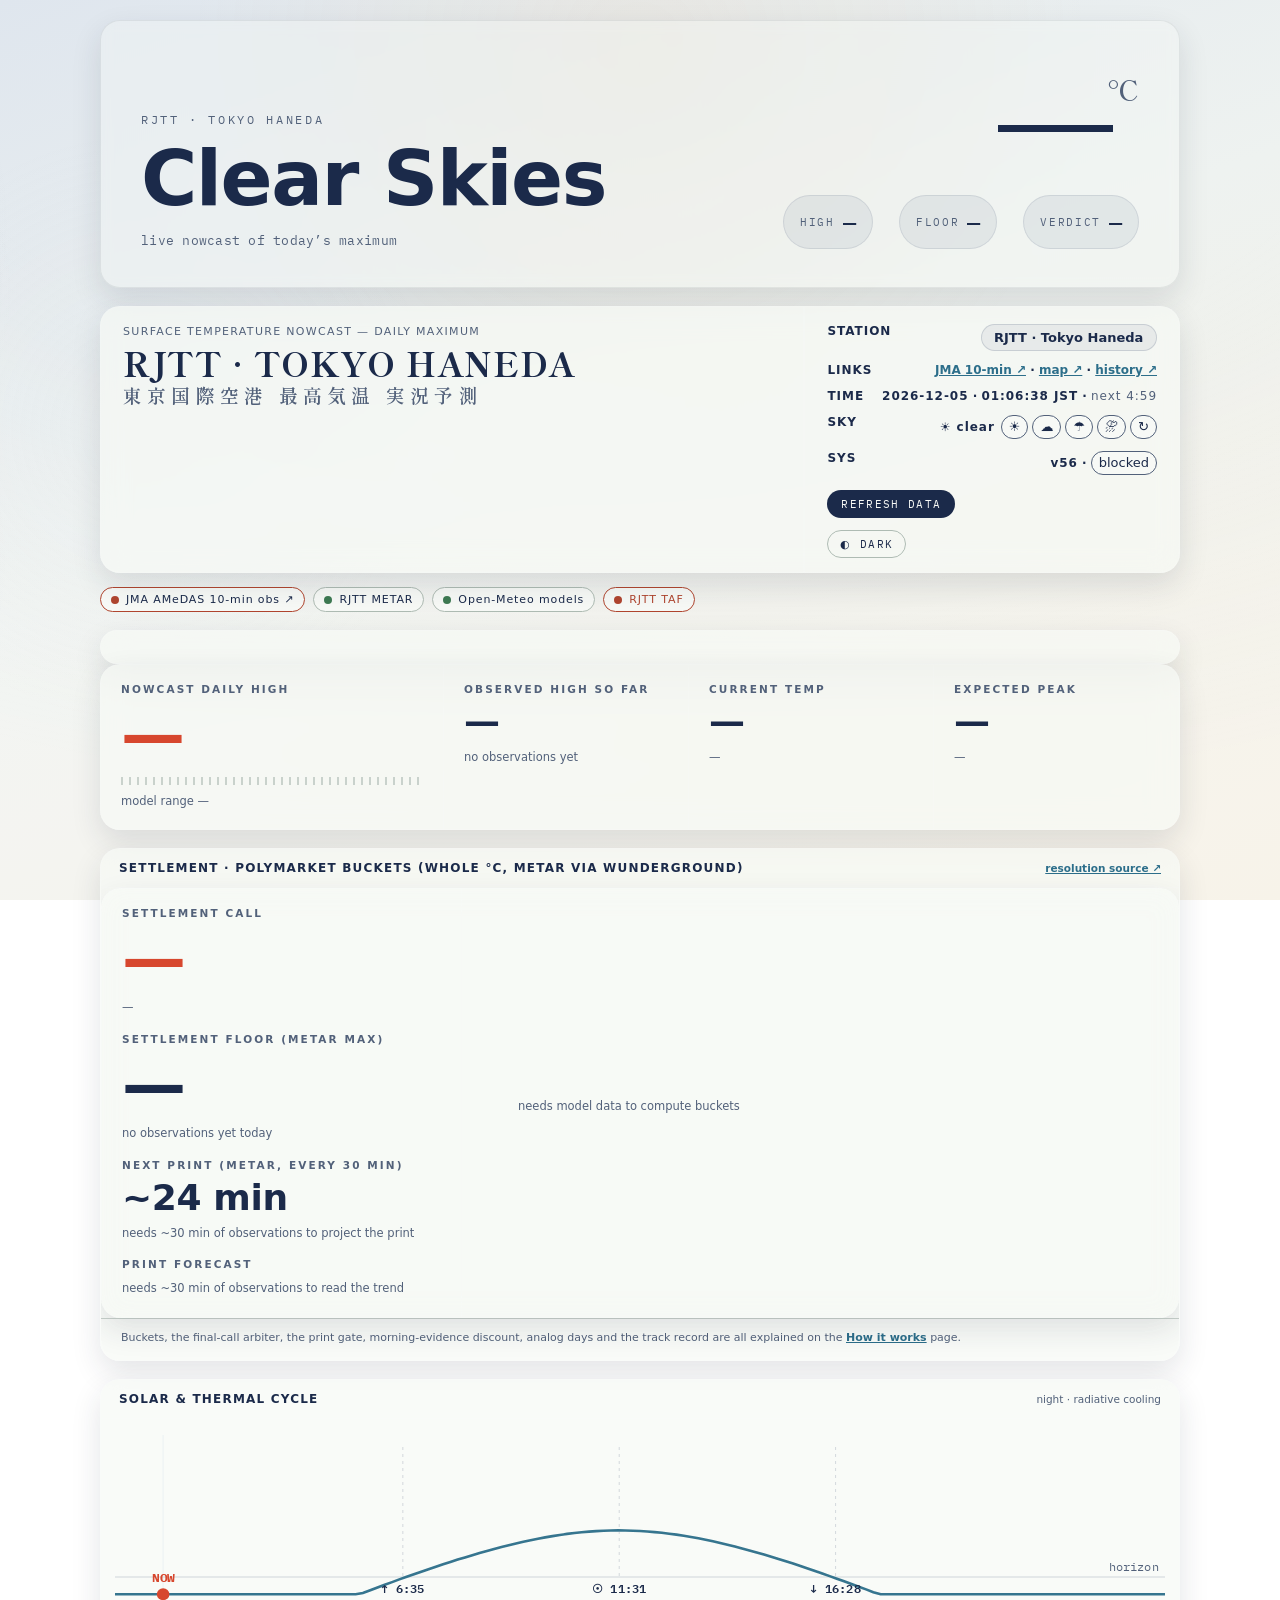
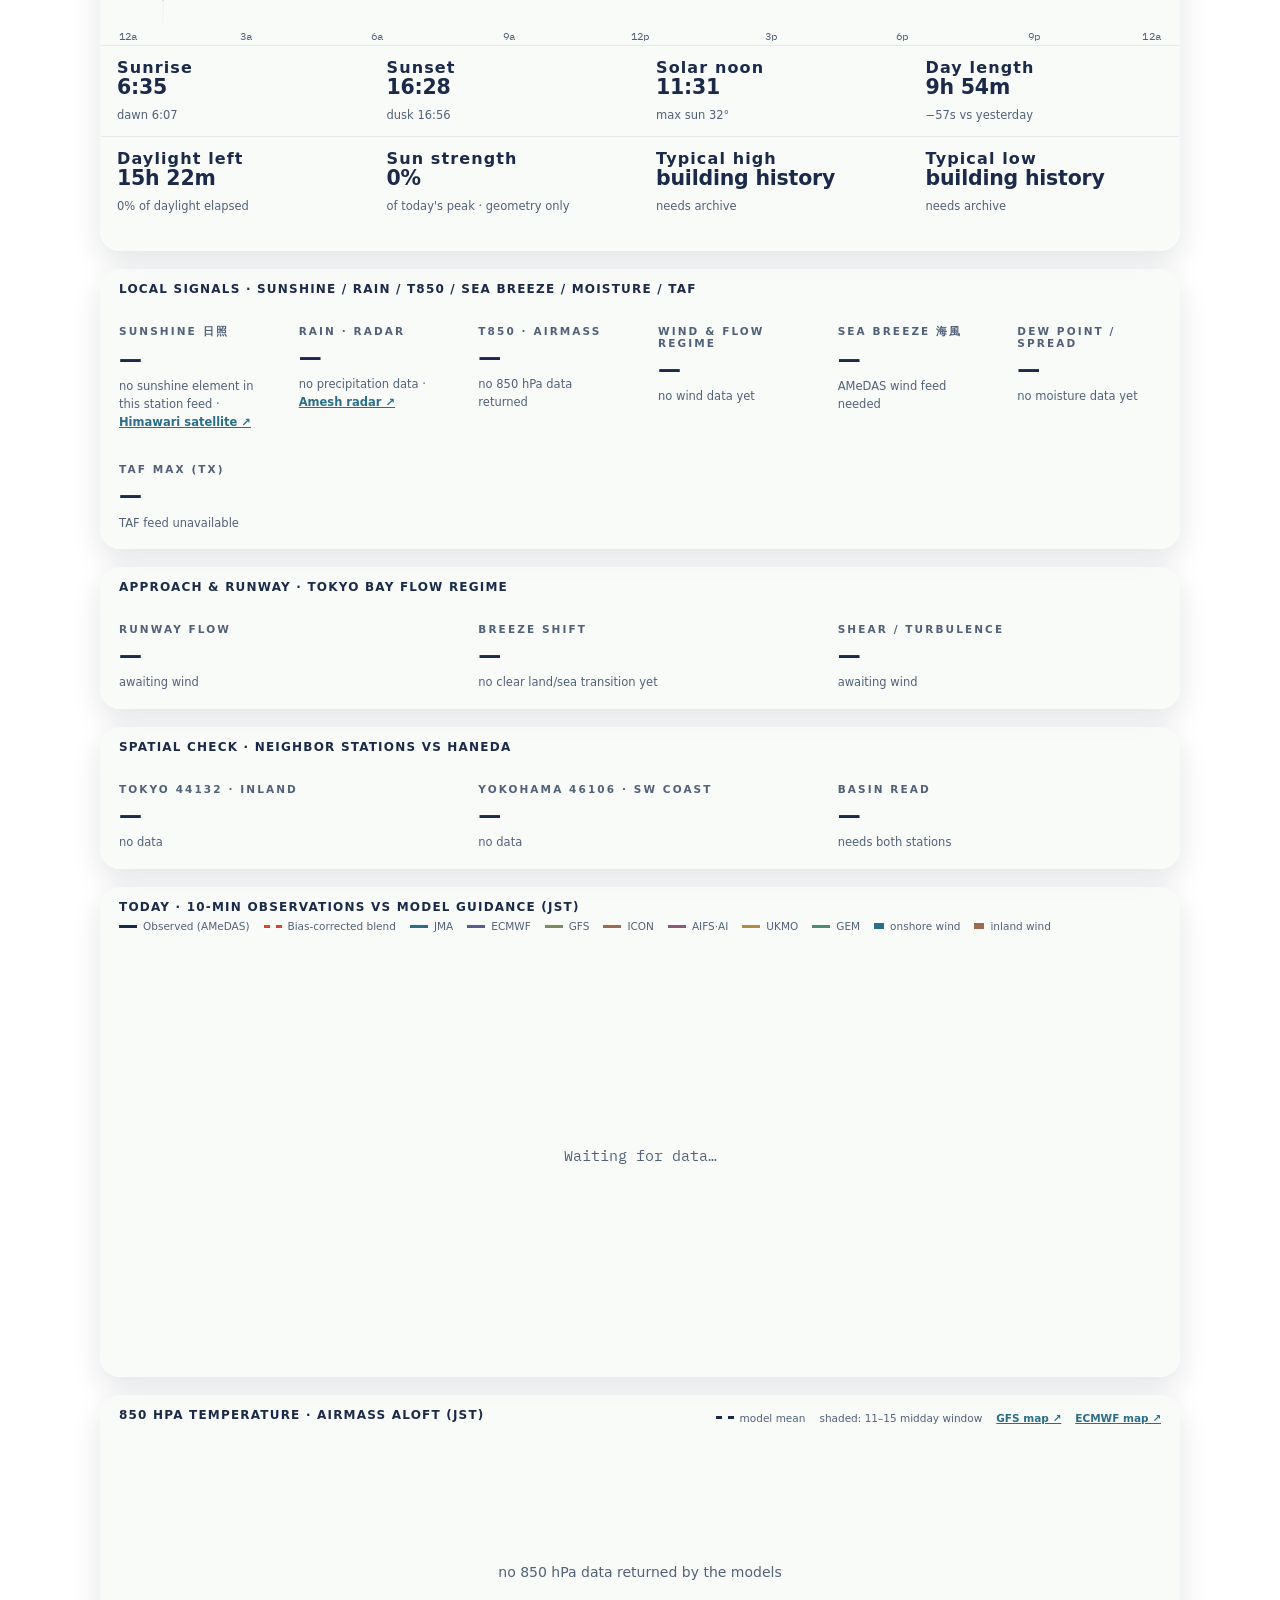
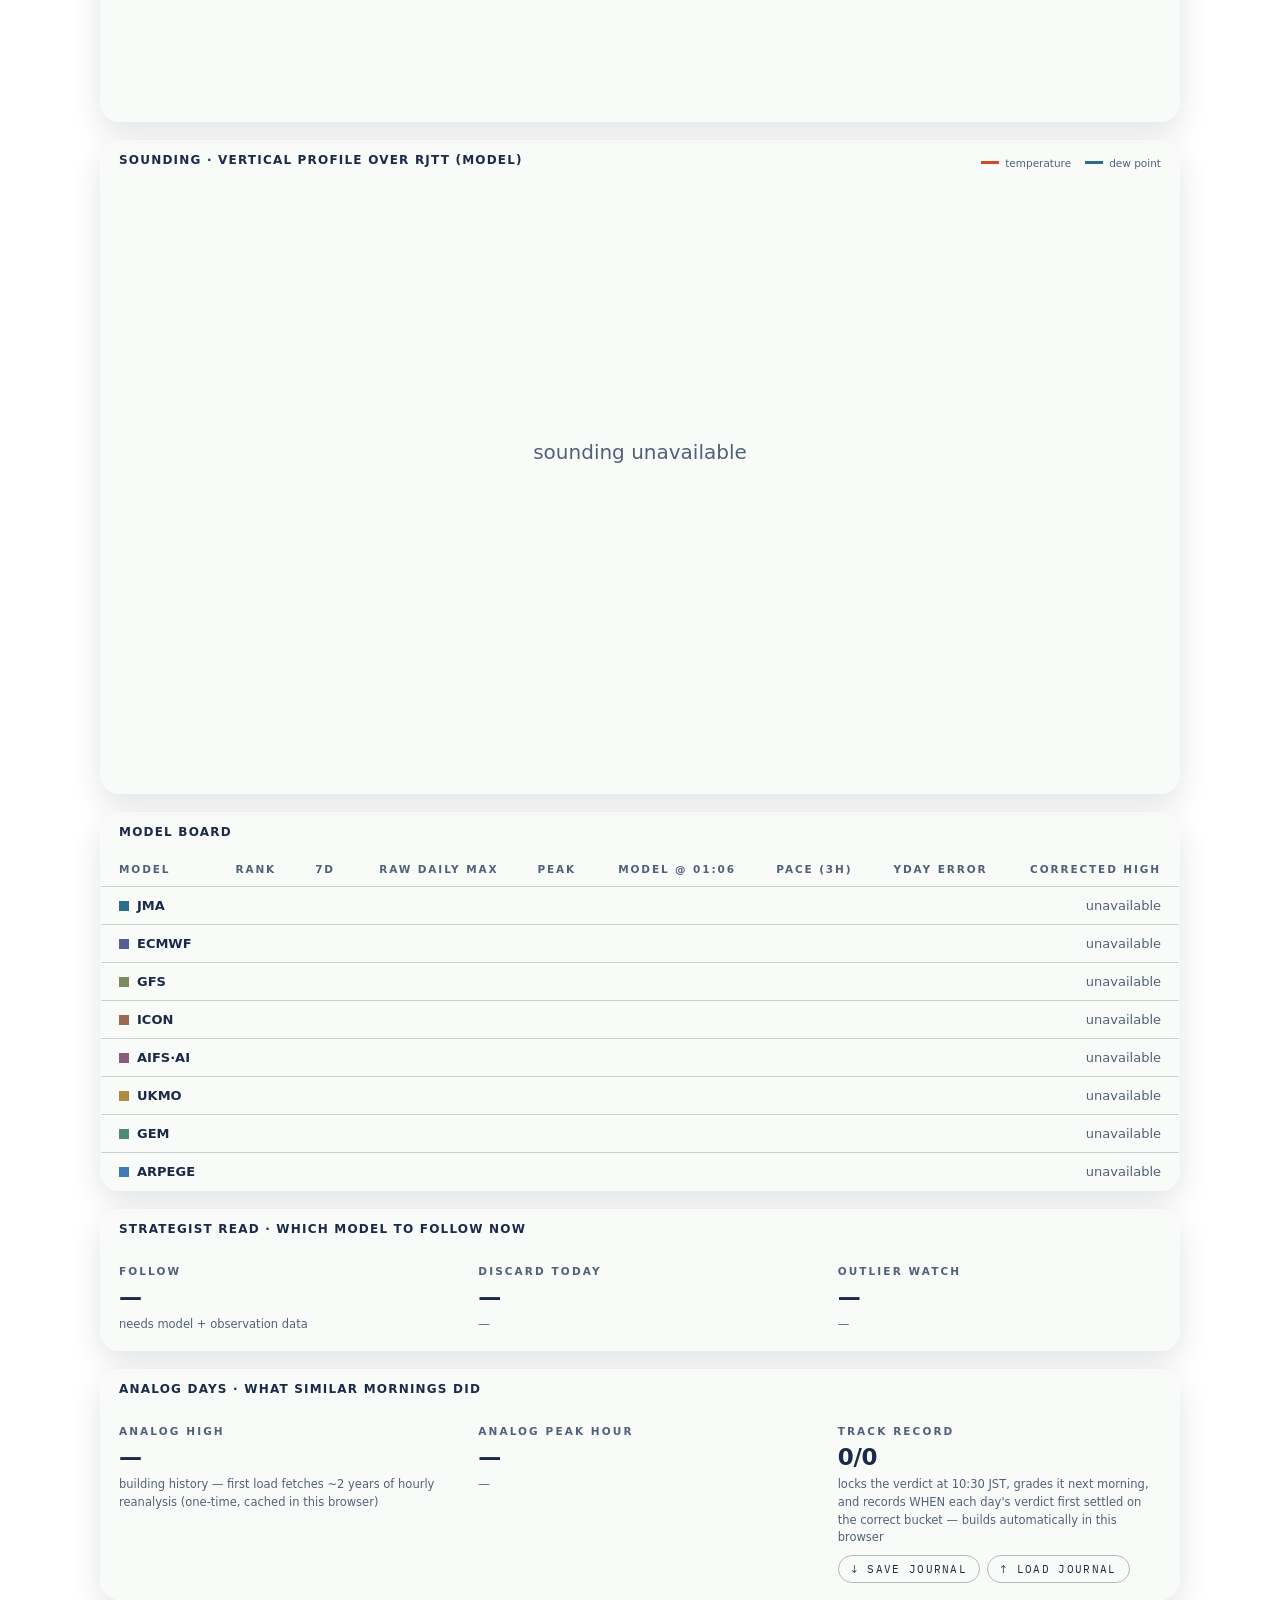
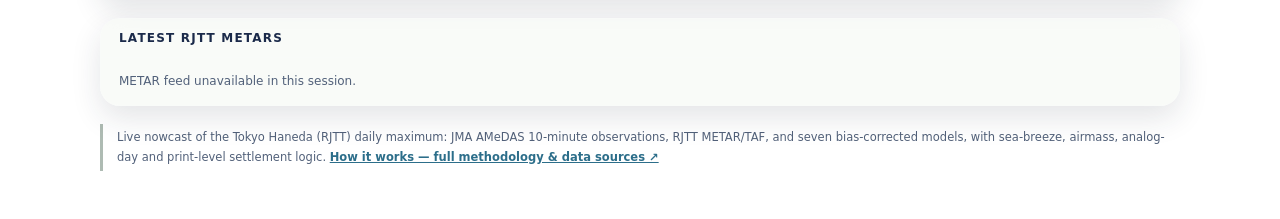
<file: index.html>
<!DOCTYPE html>
<html lang="en">
<head>
<meta charset="UTF-8">
<meta name="viewport" content="width=device-width, initial-scale=1.0">
<title>RJTT Daily High Nowcaster — Tokyo Haneda</title>
<meta name="description" content="Live daily-maximum-temperature nowcaster for Tokyo Haneda (RJTT / AMeDAS 44166): JMA 10-minute observations, RJTT METAR/TAF, and bias-corrected multi-model guidance with sea-breeze, heat-island, sunshine and dew-point signals.">
<meta name="theme-color" content="#EFF2EE">
<link rel="icon" href="favicon.svg" type="image/svg+xml">
<link rel="manifest" href="manifest.webmanifest">
<!-- Open Graph -->
<meta property="og:type" content="website">
<meta property="og:title" content="RJTT Daily High Nowcaster — Tokyo Haneda">
<meta property="og:description" content="Live daily-high temperature nowcaster for Tokyo Haneda with model bias-correction and local sea-breeze / heat-island signals.">
<link rel="preconnect" href="https://fonts.googleapis.com">
<link rel="preconnect" href="https://fonts.gstatic.com" crossorigin>
<link href="https://fonts.googleapis.com/css2?family=IBM+Plex+Mono:wght@400;500;600&family=Shippori+Mincho:wght@600;800&display=swap" rel="stylesheet">
<link rel="stylesheet" href="styles.css">
<script>
(function(){
  try{
    var saved = localStorage.getItem("rjtt_theme");
    var dark = saved ? saved==="dark" : (window.matchMedia && window.matchMedia("(prefers-color-scheme: dark)").matches);
    if(dark) document.documentElement.setAttribute("data-theme","dark");
  }catch(e){}
})();
</script>
</head>
<body>
<div id="sky"></div>
<canvas id="wx"></canvas>
<div class="sheet">

  <section class="hero" id="hero">
    <div class="hero-left">
      <div class="hero-kicker" id="hero-kicker">RJTT · TOKYO HANEDA</div>
      <div class="hero-headline" id="hero-headline">—<span id="hero-pill" class="hpill" style="display:none"></span></div>
      <div class="hero-sub" id="hero-sub">live nowcast of today’s maximum</div>
    </div>
    <div class="hero-right">
      <div class="hero-now"><span class="hn-val" id="hero-temp">—</span><span class="hn-unit" id="hero-unit">°C</span></div>
      <div class="hero-stats">
        <div><span class="hs-k">HIGH</span><span class="hs-v" id="hero-high">—</span></div>
        <div><span class="hs-k">FLOOR</span><span class="hs-v" id="hero-floor">—</span></div>
        <div><span class="hs-k">VERDICT</span><span class="hs-v" id="hero-verdict">—</span></div>
      </div>
    </div>
  </section>


  <header class="masthead">
    <div class="id">
      <div class="kicker">Surface temperature nowcast — daily maximum</div>
      <h1>RJTT · TOKYO HANEDA <span class="jp">東京国際空港 最高気温 実況予測</span></h1>
    </div>
    <div class="meta">
      <div class="row"><span>STATION</span><b><select id="st-pick" class="stpick"><option value="RJTT">RJTT · Tokyo Haneda</option><option value="KMIA">KMIA · Miami Intl</option></select></b></div>
      <div class="row"><span>LINKS</span><b><a href="https://www.jma.go.jp/bosai/amedas/#amdno=44166&area_type=offices&area_code=130000&format=table10min&elems=7f000" target="_blank" rel="noopener" id="lnk-src" style="color:var(--jma);font-weight:600;text-decoration:underline">JMA 10-min ↗</a> · <a href="map.html" id="lnk-map" style="color:var(--jma);font-weight:600;text-decoration:underline">map ↗</a> · <a href="history.html" style="color:var(--jma);font-weight:600;text-decoration:underline">history ↗</a></b></div>
      <div class="row"><span>TIME</span><b><span id="m-date">—</span> · <span id="m-updated">—</span> · <span id="auto-next" style="color:var(--ink-soft);font-weight:400">—</span></b></div>
      <div class="row"><span>SKY</span><b style="display:inline-flex;gap:6px;align-items:center;flex-wrap:wrap;justify-content:flex-end"><span id="wx-badge">—</span><span style="display:inline-flex;gap:4px"><button class="skydemo" data-sky="clear" title="force clear">☀</button><button class="skydemo" data-sky="cloud" title="force cloudy">☁</button><button class="skydemo" data-sky="rain" title="force rain">☂</button><button class="skydemo" data-sky="storm" title="force storm">⛈</button><button class="skydemo" data-sky="live" title="back to live">↻</button></span></b></div>
      <div class="row"><span>SYS</span><b><span id="build-tag">—</span> · <button id="btn-alerts" class="skydemo" title="browser notification when the jump watch fires">alerts</button></b></div>
      <button class="refresh" id="btn-refresh">Refresh data</button>
      <button class="theme" id="btn-theme" aria-label="Toggle dark mode">◐ Theme</button>
    </div>
  </header>

  <div class="sources" id="sources">
    <a class="chip" id="chip-amedas" href="https://www.jma.go.jp/bosai/amedas/#amdno=44166&area_type=offices&area_code=130000&format=table10min&elems=7f000" target="_blank" rel="noopener" style="text-decoration:none;color:inherit"><span class="dot"></span>JMA AMeDAS 10-min obs ↗</a>
    <span class="chip" id="chip-metar"><span class="dot"></span>RJTT METAR</span>
    <span class="chip" id="chip-models"><span class="dot"></span>Open-Meteo models</span>
    <span class="chip" id="chip-taf"><span class="dot"></span>RJTT TAF</span>
  </div>

  <section class="panel hstrip-panel" aria-label="Next hours"><div class="hstrip" id="hourly"></div></section>

  <section class="readouts" aria-label="Key readouts">
    <div>
      <div class="label">Nowcast daily high</div>
      <div class="big accent" id="r-nowcast">—</div>
      <div class="range-bar" id="r-rangebar" aria-hidden="true"></div>
      <div class="sub" id="r-range">model range —</div>
    </div>
    <div>
      <div class="label">Observed high so far</div>
      <div class="mid" id="r-obsmax">—</div>
      <div class="sub" id="r-obsmax-time">—</div>
    </div>
    <div>
      <div class="label">Current temp</div>
      <div class="mid" id="r-current">—</div>
      <div class="sub" id="r-current-time">—</div>
    </div>
    <div>
      <div class="label">Expected peak</div>
      <div class="mid" id="r-peak">—</div>
      <div class="sub" id="r-peak-note">—</div>
    </div>
  </section>

  <section class="panel">
    <div class="panel-head">
      <h2>Settlement · Polymarket buckets (whole °C, METAR via Wunderground)</h2>
      <div class="legend"><a id="wu-link" href="https://www.wunderground.com/history/daily/jp/tokyo/RJTT" target="_blank" rel="noopener" style="color:var(--jma);font-weight:600">resolution source ↗</a></div>
    </div>
    <div class="settle">
      <div class="settle-side">
        <div class="label" id="st-verdict-label">Settlement call</div>
        <div class="big accent" id="fc-val">—</div>
        <div class="sub" id="fc-note">—</div>
        <div id="fc-tags"></div>
        <div class="sub" id="fc-act" style="display:none;margin-top:8px;font-weight:600;color:var(--accent)"></div>
        <details id="fc-why" style="display:none"><summary>why — full reasoning</summary><div id="fc-why-body" class="sub"></div></details>
        <!-- hidden: merged into the single call above; JS still writes these -->
        <div id="st-verdict" style="display:none">—</div>
        <div id="st-verdict-note" style="display:none">—</div>
        <div class="label" style="margin-top:16px">Settlement floor (METAR max)</div>
        <div class="big" id="st-floor">—</div>
        <div class="sub" id="st-floor-note">—</div>
        <div class="label" style="margin-top:16px">Next print (METAR, every 30 min)</div>
        <div class="mid" id="st-next">—</div>
        <div class="sub" id="st-next-note">RJTT reports ~:00 / :30 JST</div>
        <div class="label" style="margin-top:16px">Print forecast</div>
        <div class="sub" id="st-prints" style="margin-top:4px;line-height:1.8">—</div>
      </div>
      <div class="settle-buckets" id="st-buckets"><div class="sub">computing…</div></div>
    </div>
    <p class="sub settle-foot">Buckets, the final-call arbiter, the print gate, morning-evidence discount, analog days and the track record are all explained on the <a href="about.html" style="color:var(--jma);font-weight:600">How it works</a> page.</p>
  </section>

  <section class="panel">
    <div class="panel-head"><h2>Solar &amp; thermal cycle</h2><div class="legend" id="sol-status">—</div></div>
    <div style="padding:8px 14px 0; position:relative"><svg id="sol-arc" viewBox="0 0 1000 214" width="100%" height="214" preserveAspectRatio="none"></svg><div class="sol-tip" id="sol-tip" style="display:none"></div></div>
    <div class="solgrid" id="sol-stats"></div>
    <div class="sol-note" id="sol-recent"></div>
  </section>

  <section class="panel">
    <div class="panel-head"><h2>Local signals · sunshine / rain / T850 / sea breeze / moisture / TAF</h2></div>
    <div class="signals">
      <div>
        <div class="label">Sunshine 日照</div>
        <div class="mid" id="s-sun">—</div>
        <div class="sub" id="s-sun-note">—</div>
      </div>
      <div>
        <div class="label">Rain · radar</div>
        <div class="mid" id="s-rain">—</div>
        <div class="sub" id="s-rain-note">—</div>
      </div>
      <div>
        <div class="label">T850 · airmass</div>
        <div class="mid" id="s-t850">—</div>
        <div class="sub" id="s-t850-note">—</div>
      </div>
      <div>
        <div class="label">Wind &amp; flow regime</div>
        <div class="mid" id="s-wind">—</div>
        <div class="sub" id="s-wind-note">no wind data yet</div>
      </div>
      <div>
        <div class="label">Sea breeze 海風</div>
        <div class="mid" id="s-sea">—</div>
        <div class="sub" id="s-sea-note">—</div>
      </div>
      <div>
        <div class="label">Dew point / spread</div>
        <div class="mid" id="s-dew">—</div>
        <div class="sub" id="s-dew-note">—</div>
      </div>
      <div>
        <div class="label">TAF max (TX)</div>
        <div class="mid" id="s-taf">—</div>
        <div class="sub" id="s-taf-note">—</div>
      </div>
    </div>
  </section>

  <section class="panel">
    <div class="panel-head"><h2 id="runway-head">Approach &amp; runway · Tokyo Bay flow regime</h2></div>
    <div class="signals ops">
      <div>
        <div class="label">Runway flow</div>
        <div class="mid" id="o-flow">—</div>
        <div class="sub" id="o-flow-note">—</div>
      </div>
      <div>
        <div class="label">Breeze shift</div>
        <div class="mid" id="o-shift">—</div>
        <div class="sub" id="o-shift-note">—</div>
      </div>
      <div>
        <div class="label">Shear / turbulence</div>
        <div class="mid" id="o-turb">—</div>
        <div class="sub" id="o-turb-note">—</div>
      </div>
    </div>
  </section>

  <section class="panel">
    <div class="panel-head"><h2 id="spatial-head">Spatial check · neighbor stations vs Haneda</h2></div>
    <div class="signals ops">
      <div>
        <div class="label" id="n-1-label">Tokyo 44132 · inland</div>
        <div class="mid" id="n-1">—</div>
        <div class="sub" id="n-1-note">—</div>
      </div>
      <div>
        <div class="label" id="n-2-label">Yokohama 46106 · SW coast</div>
        <div class="mid" id="n-2">—</div>
        <div class="sub" id="n-2-note">—</div>
      </div>
      <div>
        <div class="label">Basin read</div>
        <div class="mid" id="n-read">—</div>
        <div class="sub" id="n-read-note">—</div>
      </div>
    </div>
  </section>

  <section class="panel">
    <div class="panel-head">
      <h2 id="chart-head">Today · 10-min observations vs model guidance (JST)</h2>
      <div class="legend">
        <span><span class="swatch" style="border-color:var(--ink)"></span><span id="lg-obs">Observed (AMeDAS)</span></span>
        <span><span class="swatch dash" style="border-color:var(--accent)"></span>Bias-corrected blend</span>
        <span><span class="swatch" style="border-color:var(--jma)"></span>JMA</span>
        <span><span class="swatch" style="border-color:var(--ecmwf)"></span>ECMWF</span>
        <span><span class="swatch" style="border-color:var(--gfs)"></span>GFS</span>
        <span><span class="swatch" style="border-color:var(--icon)"></span>ICON</span>
        <span><span class="swatch" style="border-color:var(--aifs)"></span>AIFS·AI</span>
        <span><span class="swatch" style="border-color:var(--ukmo)"></span>UKMO</span>
        <span><span class="swatch" style="border-color:var(--gem)"></span>GEM</span>
        <span><span class="pen" style="background:#2C6E8A;display:inline-block;width:10px;height:6px"></span>onshore wind</span>
        <span><span class="pen" style="background:#9A6B4F;display:inline-block;width:10px;height:6px"></span>inland wind</span>
      </div>
    </div>
    <svg id="chart" viewBox="0 0 1000 400" role="img" aria-label="Hourly temperature chart"></svg>
  </section>

  <section class="panel">
    <div class="panel-head">
      <h2>850 hPa temperature · airmass aloft (<span id="t850-tz">JST</span>)</h2>
      <div class="legend">
        <span><span class="swatch dash" style="border-color:var(--ink)"></span>model mean</span>
        <span>shaded: 11–15 midday window</span>
        <a href="https://www.tropicaltidbits.com/analysis/models/?model=gfs&region=ea&pkg=T850a" target="_blank" rel="noopener" style="color:var(--jma);font-weight:600">GFS map ↗</a>
        <a href="https://www.tropicaltidbits.com/analysis/models/?model=ecmwf&region=ea&pkg=T850a" target="_blank" rel="noopener" style="color:var(--jma);font-weight:600">ECMWF map ↗</a>
      </div>
    </div>
    <svg id="t850chart" viewBox="0 0 1000 260" role="img" aria-label="850 hPa temperature chart"></svg>
  </section>

  <section class="panel">
    <div class="panel-head">
      <h2 id="snd-head">Sounding · vertical profile over RJTT (model)</h2>
      <div class="legend">
        <span><span class="swatch" style="border-color:var(--accent)"></span>temperature</span>
        <span><span class="swatch" style="border-color:var(--jma)"></span>dew point</span>
      </div>
    </div>
    <svg id="sndchart" viewBox="0 0 700 380" role="img" aria-label="Atmospheric sounding"></svg>
    <p class="sub" id="snd-note" style="padding:0 18px 14px;line-height:1.7">—</p>
  </section>

  <section class="panel">
    <div class="panel-head"><h2>Model board</h2><div class="legend" id="tomorrow-line"></div></div>
    <table aria-label="Per-model projections">
      <thead><tr>
        <th>Model</th><th style="text-align:left">Rank</th><th style="text-align:left">7d</th><th>Raw daily max</th><th>Peak</th><th id="th-modelnow">Model @ —</th><th>Pace (3h)</th><th>Yday error</th><th>Corrected high</th>
      </tr></thead>
      <tbody id="model-rows"><tr><td colspan="9" style="text-align:left;color:var(--ink-soft)">Loading…</td></tr></tbody>
    </table>
  </section>

  <section class="panel">
    <div class="panel-head"><h2>Strategist read · which model to follow now</h2></div>
    <div class="signals ops">
      <div>
        <div class="label">Follow</div>
        <div class="mid" id="g-follow">—</div>
        <div class="sub" id="g-follow-note">—</div>
      </div>
      <div>
        <div class="label">Discard today</div>
        <div class="mid" id="g-discard">—</div>
        <div class="sub" id="g-discard-note">—</div>
      </div>
      <div>
        <div class="label">Outlier watch</div>
        <div class="mid" id="g-watch">—</div>
        <div class="sub" id="g-watch-note">—</div>
      </div>
    </div>
  </section>

  <section class="panel">
    <div class="panel-head"><h2>Analog days · what similar mornings did</h2></div>
    <div class="signals ops">
      <div>
        <div class="label">Analog high</div>
        <div class="mid" id="a-high">—</div>
        <div class="sub" id="a-high-note">—</div>
      </div>
      <div>
        <div class="label">Analog peak hour</div>
        <div class="mid" id="a-peak">—</div>
        <div class="sub" id="a-peak-note">—</div>
      </div>
      <div>
        <div class="label">Track record</div>
        <div class="mid" id="a-rec">—</div>
        <div class="sub" id="a-rec-note">—</div>
        <div style="margin-top:8px;display:flex;gap:7px;flex-wrap:wrap">
          <button class="theme" id="jr-export" style="margin:0">↓ Save journal</button>
          <button class="theme" id="jr-import" style="margin:0">↑ Load journal</button>
          <input type="file" id="jr-file" accept="application/json" style="display:none">
        </div>
      </div>
    </div>
  </section>

  <section class="panel">
    <div class="panel-head"><h2 id="metar-head">Latest RJTT METARs</h2></div>
    <div class="ticker" id="metar-ticker">Loading…</div>
  </section>

  <p class="note" id="method">
    <span id="foot-blurb">Live nowcast of the Tokyo Haneda (RJTT) daily maximum: JMA AMeDAS 10-minute observations, RJTT METAR/TAF, and seven bias-corrected models, with sea-breeze, airmass, analog-day and print-level settlement logic.</span>
    <a href="about.html" style="color:var(--jma);font-weight:600">How it works — full methodology & data sources ↗</a>
  </p>
</div>
<script src="app.js"></script>
<script>
(function(){
  var btn = document.getElementById("btn-theme");
  if(!btn) return;
  var meta = document.querySelector('meta[name="theme-color"]');
  function sync(){
    var dark = document.documentElement.getAttribute("data-theme")==="dark";
    btn.textContent = dark ? "\u25D1 Light" : "\u25D0 Dark";
    if(meta) meta.setAttribute("content", dark ? "#14171C" : "#EFF2EE");
  }
  btn.addEventListener("click", function(){
    var dark = document.documentElement.getAttribute("data-theme")==="dark";
    if(dark){ document.documentElement.removeAttribute("data-theme"); }
    else { document.documentElement.setAttribute("data-theme","dark"); }
    try{ localStorage.setItem("rjtt_theme", dark ? "light" : "dark"); }catch(e){}
    sync();
  });
  sync();
})();
</script>
</body>
</html>
</file>
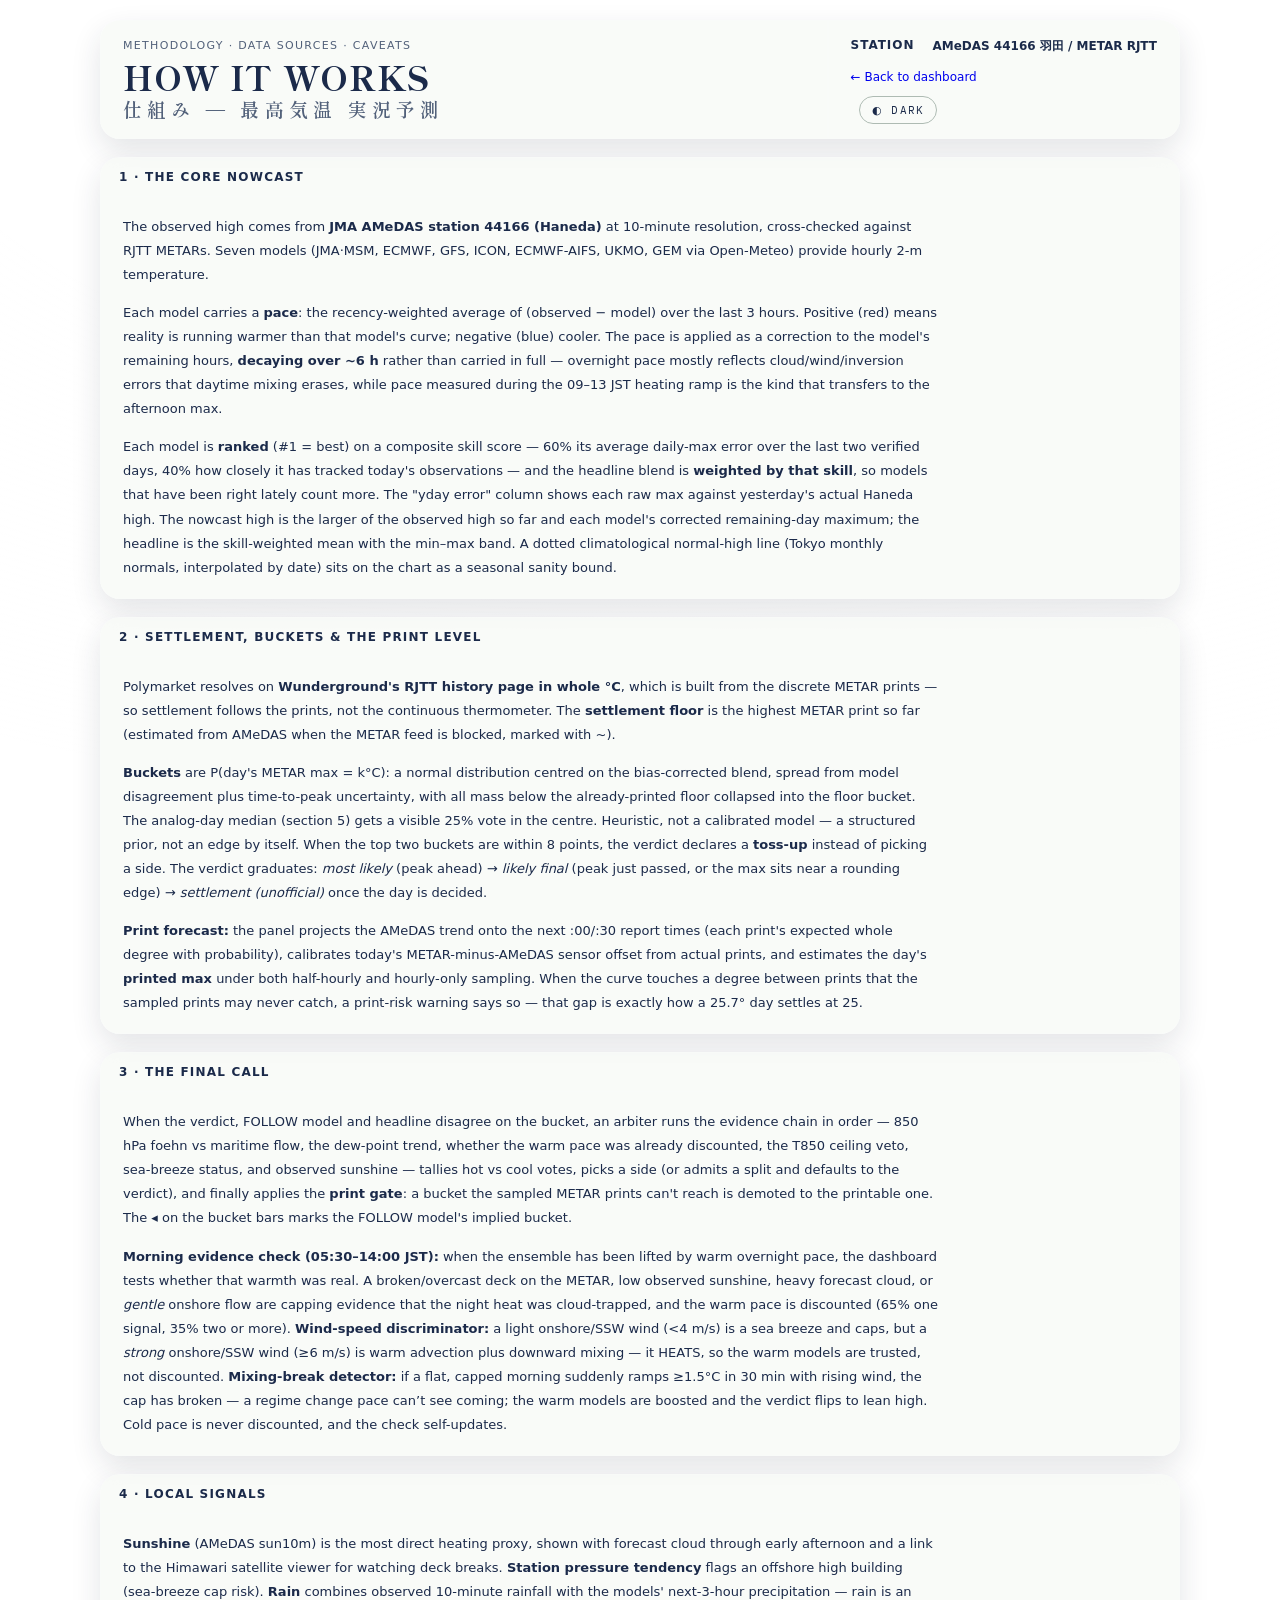
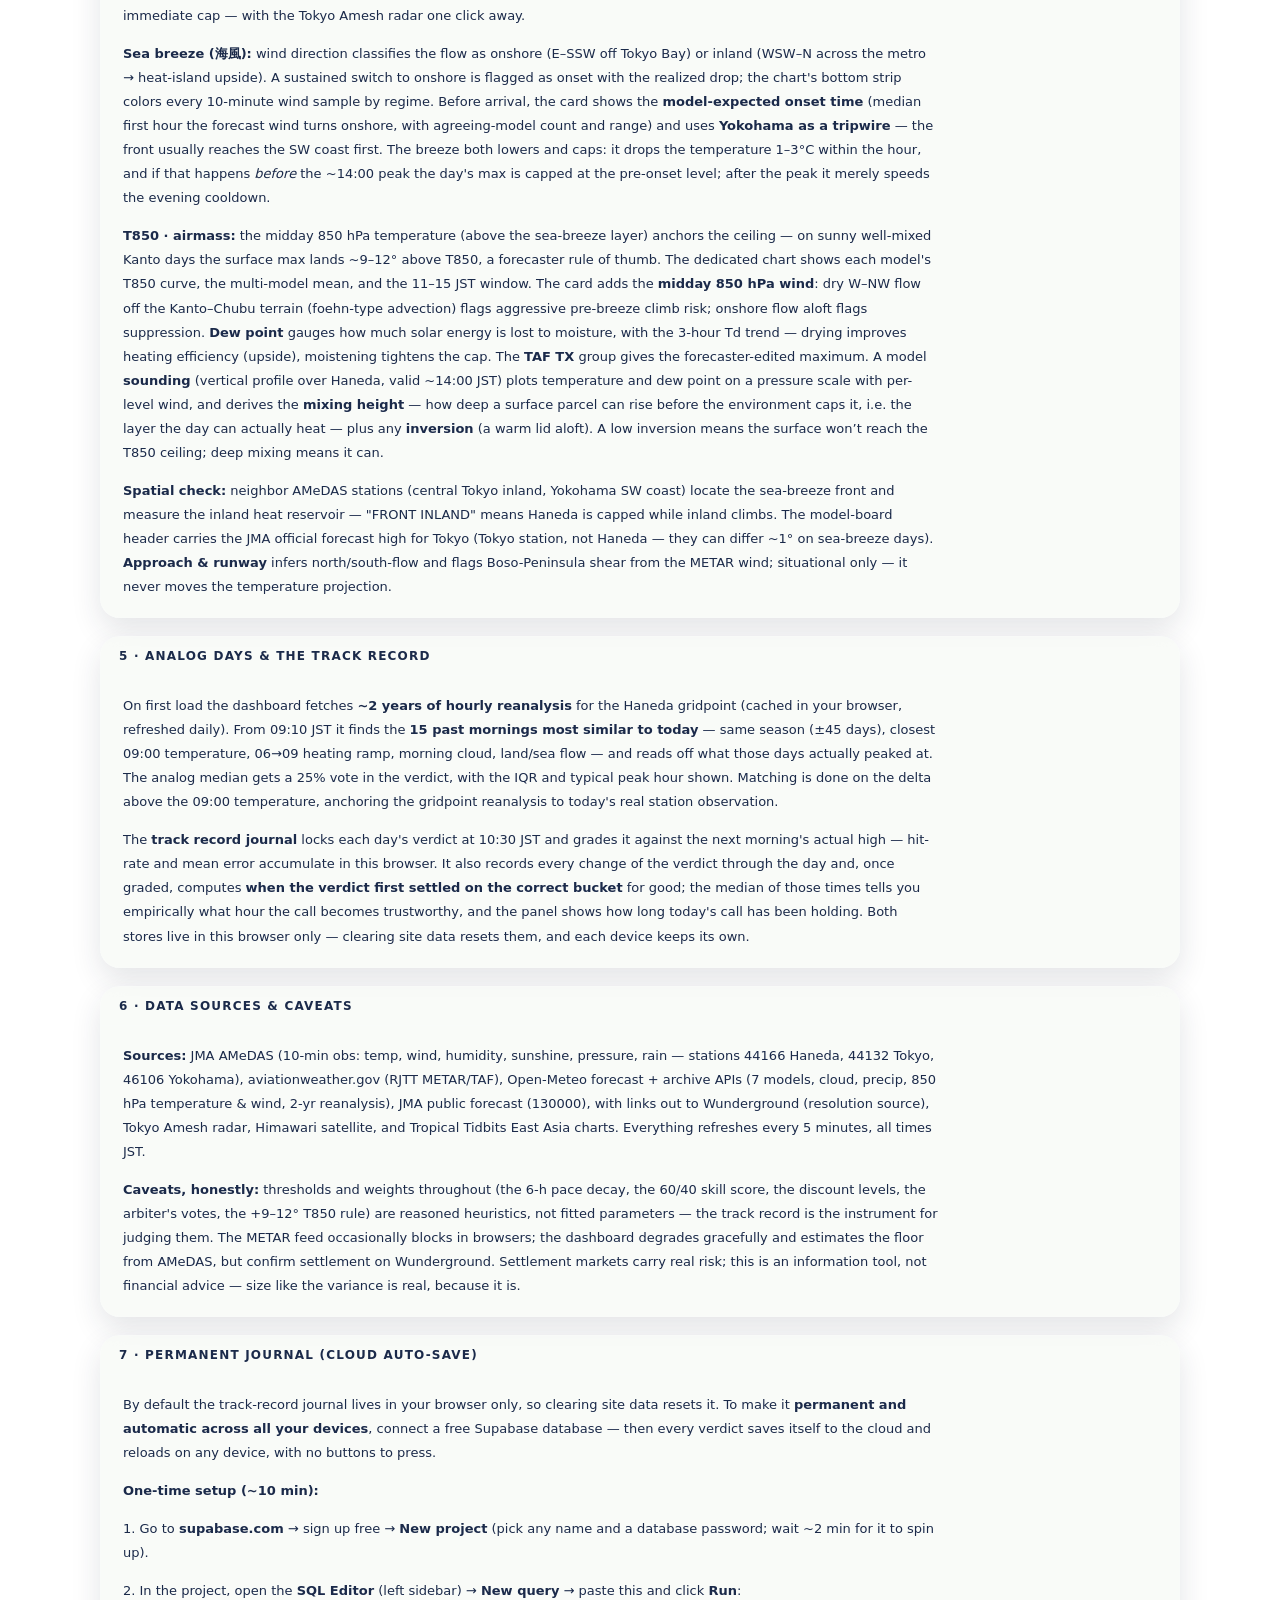
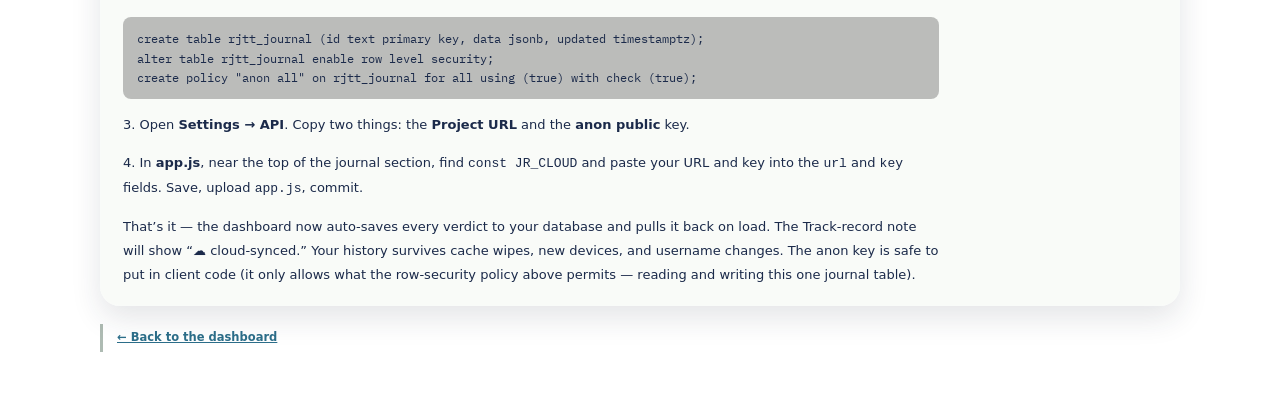
<file: about.html>
<!DOCTYPE html>
<html lang="en">
<head>
<meta charset="UTF-8">
<meta name="viewport" content="width=device-width, initial-scale=1.0">
<title>How it works — RJTT Daily High Nowcaster</title>
<meta name="description" content="Methodology, data sources and caveats for the RJTT (Tokyo Haneda) daily-high nowcaster.">
<meta name="theme-color" content="#EFF2EE">
<link rel="icon" href="favicon.svg" type="image/svg+xml">
<link rel="preconnect" href="https://fonts.googleapis.com">
<link rel="preconnect" href="https://fonts.gstatic.com" crossorigin>
<link href="https://fonts.googleapis.com/css2?family=IBM+Plex+Mono:wght@400;500;600&family=Shippori+Mincho:wght@600;800&display=swap" rel="stylesheet">
<link rel="stylesheet" href="styles.css">
<script>
(function(){
  try{
    var saved = localStorage.getItem("rjtt_theme");
    var dark = saved ? saved==="dark" : (window.matchMedia && window.matchMedia("(prefers-color-scheme: dark)").matches);
    if(dark) document.documentElement.setAttribute("data-theme","dark");
  }catch(e){}
})();
</script>
</head>
<body>
<div class="sheet">

  <header class="masthead">
    <div class="id">
      <div class="kicker">Methodology · data sources · caveats</div>
      <h1>HOW IT WORKS <span class="jp">仕組み — 最高気温 実況予測</span></h1>
    </div>
    <div class="meta">
      <div class="row"><span>STATION</span><b>AMeDAS 44166 羽田 / METAR RJTT</b></div>
      <a class="refresh" href="index.html" style="text-decoration:none;display:inline-block;margin-top:6px">← Back to dashboard</a>
      <button class="theme" id="btn-theme" style="margin-left:8px" aria-label="Toggle dark mode">◐ Theme</button>
    </div>
  </header>

  <section class="panel">
    <div class="panel-head"><h2>1 · The core nowcast</h2></div>
    <div class="prose">
      <p>The observed high comes from <b>JMA AMeDAS station 44166 (Haneda)</b> at 10-minute resolution, cross-checked against RJTT METARs. Seven models (JMA·MSM, ECMWF, GFS, ICON, ECMWF-AIFS, UKMO, GEM via Open-Meteo) provide hourly 2-m temperature.</p>
      <p>Each model carries a <b>pace</b>: the recency-weighted average of (observed − model) over the last 3 hours. Positive (red) means reality is running warmer than that model's curve; negative (blue) cooler. The pace is applied as a correction to the model's remaining hours, <b>decaying over ~6 h</b> rather than carried in full — overnight pace mostly reflects cloud/wind/inversion errors that daytime mixing erases, while pace measured during the 09–13 JST heating ramp is the kind that transfers to the afternoon max.</p>
      <p>Each model is <b>ranked</b> (#1 = best) on a composite skill score — 60% its average daily-max error over the last two verified days, 40% how closely it has tracked today's observations — and the headline blend is <b>weighted by that skill</b>, so models that have been right lately count more. The "yday error" column shows each raw max against yesterday's actual Haneda high. The nowcast high is the larger of the observed high so far and each model's corrected remaining-day maximum; the headline is the skill-weighted mean with the min–max band. A dotted climatological normal-high line (Tokyo monthly normals, interpolated by date) sits on the chart as a seasonal sanity bound.</p>
    </div>
  </section>

  <section class="panel">
    <div class="panel-head"><h2>2 · Settlement, buckets &amp; the print level</h2></div>
    <div class="prose">
      <p>Polymarket resolves on <b>Wunderground's RJTT history page in whole °C</b>, which is built from the discrete METAR prints — so settlement follows the prints, not the continuous thermometer. The <b>settlement floor</b> is the highest METAR print so far (estimated from AMeDAS when the METAR feed is blocked, marked with ~).</p>
      <p><b>Buckets</b> are P(day's METAR max = k°C): a normal distribution centred on the bias-corrected blend, spread from model disagreement plus time-to-peak uncertainty, with all mass below the already-printed floor collapsed into the floor bucket. The analog-day median (section 5) gets a visible 25% vote in the centre. Heuristic, not a calibrated model — a structured prior, not an edge by itself. When the top two buckets are within 8 points, the verdict declares a <b>toss-up</b> instead of picking a side. The verdict graduates: <i>most likely</i> (peak ahead) → <i>likely final</i> (peak just passed, or the max sits near a rounding edge) → <i>settlement (unofficial)</i> once the day is decided.</p>
      <p><b>Print forecast:</b> the panel projects the AMeDAS trend onto the next :00/:30 report times (each print's expected whole degree with probability), calibrates today's METAR-minus-AMeDAS sensor offset from actual prints, and estimates the day's <b>printed max</b> under both half-hourly and hourly-only sampling. When the curve touches a degree between prints that the sampled prints may never catch, a print-risk warning says so — that gap is exactly how a 25.7° day settles at 25.</p>
    </div>
  </section>

  <section class="panel">
    <div class="panel-head"><h2>3 · The final call</h2></div>
    <div class="prose">
      <p>When the verdict, FOLLOW model and headline disagree on the bucket, an arbiter runs the evidence chain in order — 850 hPa foehn vs maritime flow, the dew-point trend, whether the warm pace was already discounted, the T850 ceiling veto, sea-breeze status, and observed sunshine — tallies hot vs cool votes, picks a side (or admits a split and defaults to the verdict), and finally applies the <b>print gate</b>: a bucket the sampled METAR prints can't reach is demoted to the printable one. The ◂ on the bucket bars marks the FOLLOW model's implied bucket.</p>
      <p><b>Morning evidence check (05:30–14:00 JST):</b> when the ensemble has been lifted by warm overnight pace, the dashboard tests whether that warmth was real. A broken/overcast deck on the METAR, low observed sunshine, heavy forecast cloud, or <i>gentle</i> onshore flow are capping evidence that the night heat was cloud-trapped, and the warm pace is discounted (65% one signal, 35% two or more). <b>Wind-speed discriminator:</b> a light onshore/SSW wind (&lt;4 m/s) is a sea breeze and caps, but a <i>strong</i> onshore/SSW wind (≥6 m/s) is warm advection plus downward mixing — it HEATS, so the warm models are trusted, not discounted. <b>Mixing-break detector:</b> if a flat, capped morning suddenly ramps ≥1.5°C in 30 min with rising wind, the cap has broken — a regime change pace can’t see coming; the warm models are boosted and the verdict flips to lean high. Cold pace is never discounted, and the check self-updates.</p>
    </div>
  </section>

  <section class="panel">
    <div class="panel-head"><h2>4 · Local signals</h2></div>
    <div class="prose">
      <p><b>Sunshine</b> (AMeDAS sun10m) is the most direct heating proxy, shown with forecast cloud through early afternoon and a link to the Himawari satellite viewer for watching deck breaks. <b>Station pressure tendency</b> flags an offshore high building (sea-breeze cap risk). <b>Rain</b> combines observed 10-minute rainfall with the models' next-3-hour precipitation — rain is an immediate cap — with the Tokyo Amesh radar one click away.</p>
      <p><b>Sea breeze (海風):</b> wind direction classifies the flow as onshore (E–SSW off Tokyo Bay) or inland (WSW–N across the metro → heat-island upside). A sustained switch to onshore is flagged as onset with the realized drop; the chart's bottom strip colors every 10-minute wind sample by regime. Before arrival, the card shows the <b>model-expected onset time</b> (median first hour the forecast wind turns onshore, with agreeing-model count and range) and uses <b>Yokohama as a tripwire</b> — the front usually reaches the SW coast first. The breeze both lowers and caps: it drops the temperature 1–3°C within the hour, and if that happens <i>before</i> the ~14:00 peak the day's max is capped at the pre-onset level; after the peak it merely speeds the evening cooldown.</p>
      <p><b>T850 · airmass:</b> the midday 850 hPa temperature (above the sea-breeze layer) anchors the ceiling — on sunny well-mixed Kanto days the surface max lands ~9–12° above T850, a forecaster rule of thumb. The dedicated chart shows each model's T850 curve, the multi-model mean, and the 11–15 JST window. The card adds the <b>midday 850 hPa wind</b>: dry W–NW flow off the Kanto–Chubu terrain (foehn-type advection) flags aggressive pre-breeze climb risk; onshore flow aloft flags suppression. <b>Dew point</b> gauges how much solar energy is lost to moisture, with the 3-hour Td trend — drying improves heating efficiency (upside), moistening tightens the cap. The <b>TAF TX</b> group gives the forecaster-edited maximum. A model <b>sounding</b> (vertical profile over Haneda, valid ~14:00 JST) plots temperature and dew point on a pressure scale with per-level wind, and derives the <b>mixing height</b> — how deep a surface parcel can rise before the environment caps it, i.e. the layer the day can actually heat — plus any <b>inversion</b> (a warm lid aloft). A low inversion means the surface won’t reach the T850 ceiling; deep mixing means it can.</p>
      <p><b>Spatial check:</b> neighbor AMeDAS stations (central Tokyo inland, Yokohama SW coast) locate the sea-breeze front and measure the inland heat reservoir — "FRONT INLAND" means Haneda is capped while inland climbs. The model-board header carries the JMA official forecast high for Tokyo (Tokyo station, not Haneda — they can differ ~1° on sea-breeze days). <b>Approach &amp; runway</b> infers north/south-flow and flags Boso-Peninsula shear from the METAR wind; situational only — it never moves the temperature projection.</p>
    </div>
  </section>

  <section class="panel">
    <div class="panel-head"><h2>5 · Analog days &amp; the track record</h2></div>
    <div class="prose">
      <p>On first load the dashboard fetches <b>~2 years of hourly reanalysis</b> for the Haneda gridpoint (cached in your browser, refreshed daily). From 09:10 JST it finds the <b>15 past mornings most similar to today</b> — same season (±45 days), closest 09:00 temperature, 06→09 heating ramp, morning cloud, land/sea flow — and reads off what those days actually peaked at. The analog median gets a 25% vote in the verdict, with the IQR and typical peak hour shown. Matching is done on the delta above the 09:00 temperature, anchoring the gridpoint reanalysis to today's real station observation.</p>
      <p>The <b>track record journal</b> locks each day's verdict at 10:30 JST and grades it against the next morning's actual high — hit-rate and mean error accumulate in this browser. It also records every change of the verdict through the day and, once graded, computes <b>when the verdict first settled on the correct bucket</b> for good; the median of those times tells you empirically what hour the call becomes trustworthy, and the panel shows how long today's call has been holding. Both stores live in this browser only — clearing site data resets them, and each device keeps its own.</p>
    </div>
  </section>

  <section class="panel">
    <div class="panel-head"><h2>6 · Data sources &amp; caveats</h2></div>
    <div class="prose">
      <p><b>Sources:</b> JMA AMeDAS (10-min obs: temp, wind, humidity, sunshine, pressure, rain — stations 44166 Haneda, 44132 Tokyo, 46106 Yokohama), aviationweather.gov (RJTT METAR/TAF), Open-Meteo forecast + archive APIs (7 models, cloud, precip, 850 hPa temperature &amp; wind, 2-yr reanalysis), JMA public forecast (130000), with links out to Wunderground (resolution source), Tokyo Amesh radar, Himawari satellite, and Tropical Tidbits East Asia charts. Everything refreshes every 5 minutes, all times JST.</p>
      <p><b>Caveats, honestly:</b> thresholds and weights throughout (the 6-h pace decay, the 60/40 skill score, the discount levels, the arbiter's votes, the +9–12° T850 rule) are reasoned heuristics, not fitted parameters — the track record is the instrument for judging them. The METAR feed occasionally blocks in browsers; the dashboard degrades gracefully and estimates the floor from AMeDAS, but confirm settlement on Wunderground. Settlement markets carry real risk; this is an information tool, not financial advice — size like the variance is real, because it is.</p>
    </div>
  </section>

  <section class="panel">
    <div class="panel-head"><h2>7 · Permanent journal (cloud auto-save)</h2></div>
    <div class="prose">
      <p>By default the track-record journal lives in your browser only, so clearing site data resets it. To make it <b>permanent and automatic across all your devices</b>, connect a free Supabase database — then every verdict saves itself to the cloud and reloads on any device, with no buttons to press.</p>
      <p><b>One-time setup (~10 min):</b></p>
      <p>1. Go to <b>supabase.com</b> → sign up free → <b>New project</b> (pick any name and a database password; wait ~2 min for it to spin up).</p>
      <p>2. In the project, open the <b>SQL Editor</b> (left sidebar) → <b>New query</b> → paste this and click <b>Run</b>:</p>
      <p style="font-family:var(--mono);font-size:12px;background:rgba(0,0,0,.25);padding:12px 14px;border-radius:8px;white-space:pre-wrap;line-height:1.6">create table rjtt_journal (id text primary key, data jsonb, updated timestamptz);
alter table rjtt_journal enable row level security;
create policy "anon all" on rjtt_journal for all using (true) with check (true);</p>
      <p>3. Open <b>Settings → API</b>. Copy two things: the <b>Project URL</b> and the <b>anon public</b> key.</p>
      <p>4. In <b>app.js</b>, near the top of the journal section, find <code>const JR_CLOUD</code> and paste your URL and key into the <code>url</code> and <code>key</code> fields. Save, upload <code>app.js</code>, commit.</p>
      <p>That’s it — the dashboard now auto-saves every verdict to your database and pulls it back on load. The Track-record note will show “☁ cloud-synced.” Your history survives cache wipes, new devices, and username changes. The anon key is safe to put in client code (it only allows what the row-security policy above permits — reading and writing this one journal table).</p>
    </div>
  </section>

  <p class="note"><a href="index.html" style="color:var(--jma);font-weight:600">← Back to the dashboard</a></p>
</div>
<script>
(function(){
  var btn=document.getElementById("btn-theme"); if(!btn) return;
  var meta=document.querySelector('meta[name="theme-color"]');
  function sync(){ var d=document.documentElement.getAttribute("data-theme")==="dark"; btn.textContent=d?"\u25D1 Light":"\u25D0 Dark"; if(meta) meta.setAttribute("content", d?"#14171C":"#EFF2EE"); }
  btn.addEventListener("click",function(){ var d=document.documentElement.getAttribute("data-theme")==="dark"; if(d)document.documentElement.removeAttribute("data-theme"); else document.documentElement.setAttribute("data-theme","dark"); try{localStorage.setItem("rjtt_theme",d?"light":"dark");}catch(e){} sync(); });
  sync();
})();
</script>
</body>
</html>
</file>
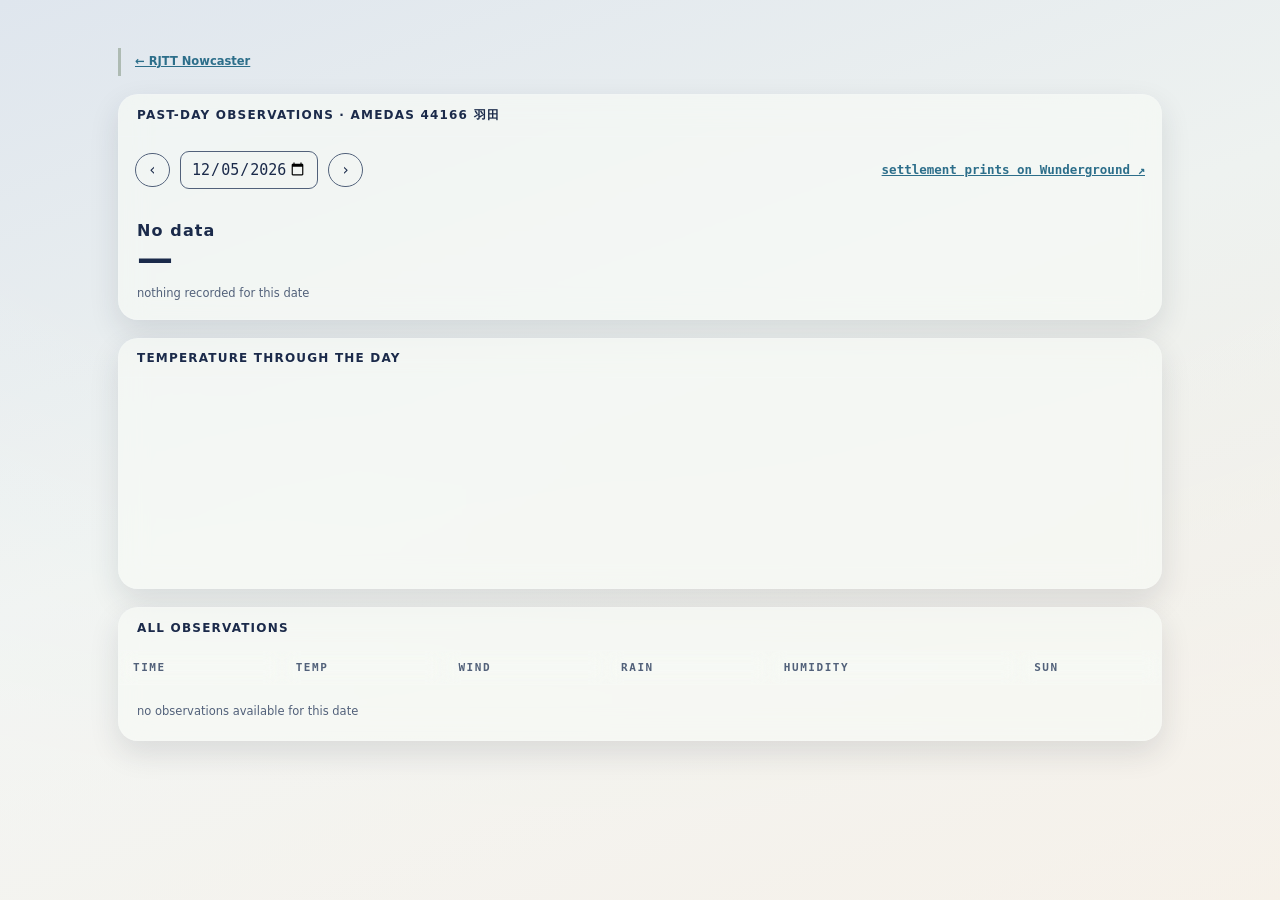
<file: history.html>
<!DOCTYPE html>
<html lang="en">
<head>
<meta charset="UTF-8">
<meta name="viewport" content="width=device-width, initial-scale=1.0">
<title>RJTT · Past-day observations</title>
<script>
/* no-flash theme (same as dashboard) */
(function(){try{var t=localStorage.getItem("rjtt_theme");if(t==="dark"||(t===null&&window.matchMedia&&window.matchMedia("(prefers-color-scheme: dark)").matches))document.documentElement.setAttribute("data-theme","dark");}catch(e){}})();
</script>
<link rel="stylesheet" href="styles.css">
<style>
  .hist-wrap{max-width:1080px; margin:0 auto; padding:18px}
  .hist-controls{display:flex; gap:10px; align-items:center; flex-wrap:wrap; margin:14px 0 16px}
  .hist-controls input[type="date"]{
    font-family:var(--mono); font-size:15px; padding:8px 10px; border-radius:9px;
    border:1px solid var(--ink-soft); background:transparent; color:var(--ink);
  }
  .navbtn{font-family:var(--mono); font-size:15px; padding:7px 12px; border-radius:9px; cursor:pointer;
    background:transparent; border:1px solid var(--ink-soft); color:var(--ink)}
  .navbtn:hover{background:var(--accent); border-color:var(--accent); color:#fff}
  .wubtn{font-family:var(--mono); font-size:12.5px; color:var(--jma); font-weight:600; text-decoration:underline; margin-left:auto}
  .sumgrid{display:grid; grid-template-columns:repeat(auto-fit,minmax(190px,1fr)); gap:0}
  .sumgrid>div{padding:16px 18px; border-right:1px solid rgba(255,255,255,.08); overflow:hidden}
  .sumgrid>div:last-child{border-right:none}
  /* keep the big numbers inside their cells at any width */
  .sumgrid .big{font-size:clamp(26px, 3.1vw, 42px); line-height:1.05; white-space:nowrap}
  .sumgrid .mid{white-space:nowrap}
  table.obs{width:100%; border-collapse:collapse; font-family:var(--mono); font-size:13.5px; font-variant-numeric:tabular-nums}
  table.obs th{font-size:11px; letter-spacing:.14em; text-transform:uppercase; color:var(--ink-soft);
    text-align:left; padding:10px 14px; border-bottom:1px solid rgba(255,255,255,.12); position:sticky; top:0; backdrop-filter:blur(8px)}
  table.obs td{padding:8px 14px; border-bottom:1px solid rgba(255,255,255,.05)}
  table.obs tr.mx td{color:var(--accent); font-weight:700}
  .tbl-scroll{max-height:560px; overflow:auto; border-radius:0 0 14px 14px}
  .chartbox{padding:14px 16px}
  .note-line{font-family:var(--mono); font-size:12.5px; color:var(--ink-soft); padding:10px 18px}
</style>
</head>
<body>
<div id="sky"></div>
<div class="sheet hist-wrap">

  <p class="note" style="margin:10px 0"><a href="index.html" style="color:var(--jma);font-weight:600">← RJTT Nowcaster</a></p>

  <section class="panel">
    <div class="panel-head"><h2 id="hist-head">Past-day observations</h2></div>
    <div class="hist-controls" style="padding:0 16px">
      <button class="navbtn" id="prevD" title="previous day">‹</button>
      <input type="date" id="pick">
      <button class="navbtn" id="nextD" title="next day">›</button>
      <a class="wubtn" id="wulink" target="_blank" rel="noopener">settlement prints on Wunderground ↗</a>
    </div>
    <div class="sumgrid" id="summary"><div><div class="label">Loading</div><div class="mid">—</div></div></div>
    <div class="note-line" id="jr-line" style="display:none"></div>
    <div class="note-line" id="jr-trail" style="display:none;margin-top:4px;opacity:.85"></div>
  </section>

  <section class="panel">
    <div class="panel-head"><h2>Temperature through the day</h2></div>
    <div class="chartbox"><svg id="chart" width="100%" height="180" viewBox="0 0 1000 180" preserveAspectRatio="none"></svg></div>
  </section>

  <section class="panel">
    <div class="panel-head"><h2>All observations <span class="sub" id="res-note" style="font-weight:400"></span></h2></div>
    <div class="tbl-scroll">
      <table class="obs" id="obs">
        <thead><tr><th>Time</th><th>Temp</th><th>Wind</th><th>Rain</th><th>Humidity</th><th>Sun</th></tr></thead>
        <tbody id="obs-body"><tr><td colspan="6" class="sub" style="padding:18px">loading…</td></tr></tbody>
      </table>
    </div>
  </section>

</div>

<script>
"use strict";
/*__HREG__*/
const STATIONS={
  RJTT:{ key:"RJTT", ns:"rjtt", obs:"amedas", amedas:"44166", tz:"Asia/Tokyo", unit:"C",
    head:"Past-day observations · AMeDAS 44166 羽田",
    printMin:(m)=>(m===0||m===30),
    wu:"https://www.wunderground.com/history/daily/jp/tokyo/RJTT" },
  KMIA:{ key:"KMIA", ns:"kmia", obs:"nws", nws:"KMIA", iem:"MIA", tz:"America/New_York", unit:"F",
    head:"Past-day observations · KMIA · ASOS / NWS",
    printMin:(m)=>(m>=45),
    wu:"https://www.wunderground.com/history/daily/us/fl/miami/KMIA" }
};
let CFG=STATIONS.RJTT;
try{ CFG=STATIONS[localStorage.getItem("wx_station")]||STATIONS.RJTT; }catch(e){}
const U=CFG.unit;
const STATION=CFG.amedas||"";
const _TZF=new Intl.DateTimeFormat("en-GB",{timeZone:CFG.tz,hour12:false,year:"numeric",month:"2-digit",day:"2-digit",hour:"2-digit",minute:"2-digit"});
function _tzp(ms){ const o={}; for(const p of _TZF.formatToParts(ms==null?Date.now():ms)) o[p.type]=p.value; return o; }
function addDays(iso,n){ const d=new Date(iso+"T00:00:00Z"); d.setUTCDate(d.getUTCDate()+n); return `${d.getUTCFullYear()}-${p2(d.getUTCMonth()+1)}-${p2(d.getUTCDate())}`; }
/*__HREG_END__*/
const DIR16=["N","NNE","NE","ENE","E","ESE","SE","SSE","S","SSW","SW","WSW","W","WNW","NW","NNW"];
const p2=n=>String(n).padStart(2,"0");
const fmt1=v=>(Math.round(v*10)/10).toFixed(1);
function jstNow(){ return new Date(Date.now()+9*3600*1000); }
function jstTodayISO(){ const p=_tzp(); return `${p.year}-${p.month}-${p.day}`; }
function dir16(idx){ if(idx==null) return "—"; if(idx===0) return "calm"; return DIR16[idx%16]; }
function deg16(deg){ if(deg==null) return "—"; return DIR16[Math.round(deg/22.5)%16]; }

/* ---- parse AMeDAS block objects into 10-min rows (mirrors the dashboard parser) ---- */
function parseBlocks(objs, key){
  const rows=[];
  for(const obj of objs){
    if(!obj) continue;
    for(const [ts,v] of Object.entries(obj)){
      if(!ts.startsWith(key)) continue;
      const hh=parseInt(ts.slice(8,10),10), mm=parseInt(ts.slice(10,12),10);
      rows.push({
        t: hh+mm/60, hh, mm,
        temp: (v&&v.temp)?v.temp[0]:null,
        dir:  (v&&v.windDirection)?v.windDirection[0]:null,
        spd:  (v&&v.wind)?v.wind[0]:null,
        rain: (v&&v.precipitation10m)?v.precipitation10m[0]:null,
        hum:  (v&&v.humidity)?v.humidity[0]:null,
        sun:  (v&&v.sun10m)?v.sun10m[0]:null
      });
    }
  }
  rows.sort((a,b)=>a.t-b.t);
  return rows;
}
/* ---- day summary + the settlement read ---- */
function summarize(rows, hourly){
  const temps=rows.filter(r=>r.temp!=null&&isFinite(r.temp));
  if(!temps.length) return null;
  let mx=temps[0], mn=temps[0];
  for(const r of temps){ if(r.temp>mx.temp) mx=r; if(r.temp<mn.temp) mn=r; }
  const rain=rows.reduce((a,r)=>a+(r.rain||0),0);
  let pw=null; for(const r of rows){ if(r.spd!=null && (pw==null||r.spd>pw.spd)) pw=r; }
  let jump=null;
  if(!hourly)
  for(let i=1;i<temps.length;i++){
    const d=temps[i].temp-temps[i-1].temp;
    if(d>=0.5 && (!jump||d>jump.d)) jump={d:+d.toFixed(1), hh:temps[i].hh, mm:temps[i].mm};
  }
  let px=null;
  for(const r of temps){ if(CFG.printMin(r.mm)) px=(px==null)?r.temp:Math.max(px,r.temp); }
  const base=(px!=null)?px:mx.temp;
  const settled=Math.round(base);
  const physRound=Math.round(mx.temp);
  const spikeBetween = physRound!==settled;
  const frac=base-Math.floor(base);
  const nearEdge=Math.abs(frac-0.5)<=0.15;
  return {mx,mn,rain,pw,settled,nearEdge,jump,spikeBetween,physRound};
}

async function loadAmedas(key, isToday){
  const hours = isToday ? jstNow().getUTCHours() : 21;
  const blocks=[]; for(let b=0;b<=hours;b+=3) blocks.push(p2(b));
  const res=await Promise.allSettled(blocks.map(b=>
    fetch(`https://www.jma.go.jp/bosai/amedas/data/point/${STATION}/${key}_${b}.json`,{cache:"no-store"})
      .then(r=>r.ok?r.json():Promise.reject(r.status))));
  return parseBlocks(res.filter(x=>x.status==="fulfilled").map(x=>x.value), key);
}
async function loadHourlyFallback(iso){
  const u=`https://api.open-meteo.com/v1/forecast?latitude=35.5533&longitude=139.7811&hourly=temperature_2m,wind_speed_10m,wind_direction_10m,precipitation,relative_humidity_2m&start_date=${iso}&end_date=${iso}${U==="F"?"&temperature_unit=fahrenheit":""}&timezone=${encodeURIComponent(CFG.tz)}&wind_speed_unit=ms`;
  const r=await fetch(u,{cache:"no-store"}); if(!r.ok) throw 0;
  const j=await r.json(); const h=j.hourly||{};
  const rows=[];
  (h.time||[]).forEach((t,i)=>{
    const hh=parseInt(t.slice(11,13),10);
    rows.push({t:hh,hh,mm:0,temp:h.temperature_2m?.[i]??null,
      degdir:h.wind_direction_10m?.[i]??null, spd:h.wind_speed_10m?.[i]??null,
      rain:h.precipitation?.[i]??null, hum:h.relative_humidity_2m?.[i]??null, sun:null});
  });
  return rows;
}

function drawChart(rows){
  const svg=document.getElementById("chart");
  const temps=rows.filter(r=>r.temp!=null&&isFinite(r.temp));
  if(temps.length<2){ svg.innerHTML=""; return; }
  const vals=temps.map(r=>r.temp);
  const lo=Math.floor(Math.min(...vals))-1, hi=Math.ceil(Math.max(...vals))+1;
  const X=t=>40+(t/24)*940, Y=v=>168-((v-lo)/(hi-lo))*150;
  let g="";
  for(let h=0;h<=24;h+=3) g+=`<line x1="${X(h)}" y1="10" x2="${X(h)}" y2="168" stroke="rgba(128,140,160,.18)"/><text x="${X(h)}" y="179" font-size="10" fill="var(--ink-soft)" text-anchor="middle" font-family="var(--mono)">${p2(h%24)}</text>`;
  for(let v=lo;v<=hi;v+=1){ if((hi-lo)>8 && v%2!==0) continue; g+=`<line x1="40" y1="${Y(v)}" x2="980" y2="${Y(v)}" stroke="rgba(128,140,160,.12)"/><text x="34" y="${Y(v)+3}" font-size="10" fill="var(--ink-soft)" text-anchor="end" font-family="var(--mono)">${v}°</text>`; }
  g+=`<polyline fill="none" stroke="var(--accent)" stroke-width="2.4" points="${temps.map(r=>`${X(r.t).toFixed(1)},${Y(r.temp).toFixed(1)}`).join(" ")}"/>`;
  let mx=temps[0]; for(const r of temps) if(r.temp>mx.temp) mx=r;
  g+=`<circle cx="${X(mx.t)}" cy="${Y(mx.temp)}" r="4" fill="var(--accent)"/><text x="${X(mx.t)}" y="${Y(mx.temp)-8}" font-size="11" font-weight="700" fill="var(--accent)" text-anchor="middle" font-family="var(--mono)">${fmt1(mx.temp)}°</text>`;
  svg.innerHTML=g;
}

function renderTable(rows, hourly){
  const tb=document.getElementById("obs-body");
  if(!rows.length){ tb.innerHTML=`<tr><td colspan="6" class="sub" style="padding:18px">no observations available for this date</td></tr>`; return; }
  const jumps=new Set();
  if(!hourly){
    const ts=rows.filter(r=>r.temp!=null);
    for(let i=1;i<ts.length;i++) if(ts[i].temp-ts[i-1].temp>=0.5) jumps.add(ts[i].t);
  }
  const temps=rows.filter(r=>r.temp!=null); let mxT=null;
  if(temps.length){ mxT=temps.reduce((a,b)=>b.temp>a.temp?b:a).t; }
  tb.innerHTML=[...rows].reverse().map(r=>{
    const wind = r.spd!=null ? `${fmt1(r.spd)} m/s ${hourly?deg16(r.degdir):dir16(r.dir)}` : "—";
    return `<tr${r.t===mxT?' class="mx"':''}>
      <td>${jumps.has(r.t)?"⚡ ":""}${p2(r.hh)}:${p2(r.mm)}</td>
      <td>${r.temp!=null?fmt1(r.temp)+"°":"—"}</td>
      <td>${wind}</td>
      <td>${r.rain!=null?fmt1(r.rain)+" mm":"—"}</td>
      <td>${r.hum!=null?Math.round(r.hum)+"%":"—"}</td>
      <td>${r.sun!=null?r.sun+"/10 min":"—"}</td>
    </tr>`;
  }).join("");
}

function renderSummary(sum, iso){
  const el=document.getElementById("summary");
  if(!sum){ el.innerHTML=`<div><div class="label">No data</div><div class="mid">—</div><div class="sub">nothing recorded for this date</div></div>`; return; }
  el.innerHTML=`
    <div><div class="label">Day max</div><div class="big accent">${fmt1(sum.mx.temp)}°${U}</div><div class="sub">at ${p2(sum.mx.hh)}:${p2(sum.mx.mm)} JST</div></div>
    <div><div class="label">Settles (prints)</div><div class="big">${sum.settled}°${U}</div><div class="sub">${sum.spikeBetween?`10-min max ${fmt1(sum.mx.temp)}° spiked between prints — prints likely ${sum.settled}°`:(sum.nearEdge?"⚠ near the rounding edge — confirm the prints":"clear of the edge")}</div></div>
    <div><div class="label">Day min</div><div class="mid">${fmt1(sum.mn.temp)}°${U}</div><div class="sub">at ${p2(sum.mn.hh)}:${p2(sum.mn.mm)}</div></div>
    <div><div class="label">Rain total</div><div class="mid">${fmt1(sum.rain)} mm</div><div class="sub">from 10-min buckets</div></div>
    <div><div class="label">Peak wind</div><div class="mid">${sum.pw?fmt1(sum.pw.spd)+" m/s":"—"}</div><div class="sub">${sum.pw?dir16(sum.pw.dir)+" at "+p2(sum.pw.hh)+":"+p2(sum.pw.mm):""}</div></div>
    <div><div class="label">Fastest 10-min climb</div><div class="mid">${sum.jump?"⚡ +"+fmt1(sum.jump.d)+"°":"steady"}</div><div class="sub">${sum.jump?"at "+p2(sum.jump.hh)+":"+p2(sum.jump.mm)+" — jump day":"no 10-min step ≥ +0.5°"}</div></div>`;
  // journal cross-reference
  try{
    const j=JSON.parse(localStorage.getItem(CFG.ns+"_jr_v1")||"{}");
    const e=j[iso], line=document.getElementById("jr-line");
    if(e && e.lock){
      const graded=e.actual!=null;
      const pp2=(n)=>String(n).padStart(2,"0");
      const tf=(t)=>`${pp2(Math.floor(t))}:${pp2(Math.round((t%1)*60))}`;
      const pathEl=document.getElementById("jr-path");
      if(pathEl){
        if(e.calls && e.calls.length){
          const lockT=e.lock?e.lock.t:null;
          let bits=[]; let lockShown=false;
          for(const c of e.calls){
            if(lockT!=null && !lockShown && c.t>=lockT){ bits.push(`🔒${tf(lockT)}`); lockShown=true; }
            bits.push(`${c.b}°@${tf(c.t)}`);
          }
          if(lockT!=null && !lockShown) bits.push(`🔒${tf(lockT)}`);
          let tail="";
          if(e.callT!=null) tail=` · stable-right from ${tf(e.callT)}`;
          pathEl.textContent = "call path: " + bits.join(" → ") + tail + ` · ${e.calls.length} change${e.calls.length>1?"s":""} recorded`;
        } else {
          pathEl.textContent = e.lock ? "call path: (no intraday changes recorded — page likely opened at lock time only)" : "";
        }
      }
      const sVal=(e.actualS!=null)?e.actualS:e.actual;
      const hit=graded && sVal===e.lock.bucket;
      line.style.display="block";
      const _lt=e.lock.t!=null?`${p2(Math.floor(e.lock.t))}:${p2(Math.round((e.lock.t%1)*60))}`:"?";
      line.textContent=`Your journal that day: locked ${e.lock.bucket}° at ${_lt} ${CFG.tzLabel||""}`+
        (graded?` · settled ${sVal}° (phys ${fmt1(e.actualX)}°) → ${hit?"HIT ✓":"MISS ✗"}`:" · not graded yet");
      try{
        const tr=document.getElementById("jr-trail");
        if(tr){ const html=jrTrailHTML(e,sVal,graded,hit);
          if(html){ tr.innerHTML=html; tr.style.display="block"; } else { tr.style.display="none"; } }
      }catch(e2){}
    } else line.style.display="none";
  }catch(e){}
}

function jrTrailHTML(e, sVal, graded, hit){
  const cs=(e.calls||[]).slice();
  if(!cs.length) return "";
  const hhm=t=>`${p2(Math.floor(t))}:${p2(Math.round((t%1)*60))}`;
  const kept=[]; let lockDone=false;
  for(let i=0;i<cs.length;i++){
    const c=cs[i];
    const flip = i>0 && c.b!==cs[i-1].b;
    const isLast = i===cs.length-1;
    const nearLock = e.lock && !lockDone && c.t>=e.lock.t;
    if(i===0 || flip || isLast || nearLock){
      let tag=`${c.b}°@${hhm(c.t)}`;
      if(flip) tag=`<span style="color:var(--accent)">⚠ ${tag}</span>`;
      if(nearLock){ tag=`<b>[LOCK ${e.lock.bucket}°@${hhm(e.lock.t)}]</b> ${tag}`; lockDone=true; }
      kept.push(tag);
    }
  }
  if(e.lock && !lockDone) kept.unshift(`<b>[LOCK ${e.lock.bucket}°@${hhm(e.lock.t)}]</b>`);
  let held="";
  if(graded && e.callT!=null) held=` · held ${sVal}° from ${hhm(e.callT)} onward`;
  else if(graded) held=` · never stably on ${sVal}° — the lock ${hit?"was right anyway":"and the calls both missed"}`;
  return `call trail: ${kept.join(" → ")}${held}`;
}
/*__KPARSE__*/
function _degIdx(deg){ if(deg==null) return null; const i=Math.round(deg/22.5)%16; return i===0?16:i; }
function _uT(c){ return c==null?null:(U==="F"? c*9/5+32 : c); }
function parseNWSFeatures(features, iso){
  const rows=[];
  for(const f of (features||[])){
    const p=f&&f.properties; if(!p||!p.timestamp) continue;
    const tp=_tzp(Date.parse(p.timestamp));
    if(`${tp.year}-${tp.month}-${tp.day}`!==iso) continue;
    const hh=(+tp.hour)%24, mm=+tp.minute;
    let spd=(p.windSpeed&&p.windSpeed.value!=null)?p.windSpeed.value:null;
    if(spd!=null && String(p.windSpeed.unitCode||"").indexOf("km_h")>=0) spd=spd/3.6;
    rows.push({ t:hh+mm/60, hh, mm,
      temp:(p.temperature&&p.temperature.value!=null)?+_uT(p.temperature.value).toFixed(1):null,
      dir:_degIdx(p.windDirection&&p.windDirection.value), spd,
      rain:null, hum:(p.relativeHumidity&&p.relativeHumidity.value!=null)?p.relativeHumidity.value:null, sun:null });
  }
  rows.sort((a,b)=>a.t-b.t);
  return rows;
}
async function loadNWSDay(iso){
  const s0=addDays(iso,-1), e0=addDays(iso,1);
  const r=await fetch(`https://api.weather.gov/stations/${CFG.nws}/observations?start=${s0}T12:00:00Z&end=${e0}T12:00:00Z`,{cache:"no-store",headers:{accept:"application/geo+json"}});
  if(!r.ok) throw 0;
  return parseNWSFeatures((await r.json()).features, iso);
}
function parseIEMCsv(text, iso){
  const lines=String(text||"").trim().split(/\r?\n/);
  if(lines.length<2) return [];
  const H=lines[0].split(",").map(x=>x.trim().toLowerCase());
  const ix=n=>H.findIndex(h=>h.indexOf(n)>=0);
  const iv=ix("valid"), it=ix("tmpf"), idd=ix("drct"), isk=ix("sknt");
  if(iv<0||it<0) return [];
  const out=[];
  for(let i=1;i<lines.length;i++){
    const c=lines[i].split(",");
    if(c.length<=Math.max(iv,it)) continue;
    const raw=c[iv].trim();
    const ms=Date.parse(raw.indexOf("T")>=0?raw:(raw.replace(" ","T")+(raw.indexOf("Z")>=0?"":":00Z")));
    if(!isFinite(ms)) continue;
    const tp=_tzp(ms);
    if(`${tp.year}-${tp.month}-${tp.day}`!==iso) continue;
    const hh=(+tp.hour)%24, mm=+tp.minute;
    const tf=parseFloat(c[it]); const t=isFinite(tf)?(U==="F"?tf:(tf-32)*5/9):null;
    const dg=idd>=0?parseFloat(c[idd]):NaN; const sk=isk>=0?parseFloat(c[isk]):NaN;
    out.push({ t:hh+mm/60, hh, mm, temp:t!=null?+t.toFixed(1):null,
      dir:isFinite(dg)?_degIdx(dg):null, spd:isFinite(sk)?sk*0.5144:null, rain:null, hum:null, sun:null });
  }
  out.sort((a,b)=>a.t-b.t);
  return out;
}
async function loadIEMDay(iso){
  const e0=addDays(iso,1);
  const url=`https://mesonet.agron.iastate.edu/cgi-bin/request/asos1min.py?station=${CFG.iem}&vars=tmpf&vars=drct&vars=sknt&sts=${iso}T00:00Z&ets=${e0}T06:00Z&sample=1min&what=download&tz=UTC&delim=comma&gis=no`;
  const r=await fetch(url,{cache:"no-store"});
  if(!r.ok) throw 0;
  return parseIEMCsv(await r.text(), iso);
}
function thinWithMax(rows, mod){
  const t=rows.filter(r=>r.temp!=null);
  if(!t.length) return rows;
  let mx=t[0]; for(const r of t) if(r.temp>mx.temp) mx=r;
  const out=rows.filter(r=> (r.mm%mod===0) || r===mx );
  return out;
}
/*__KPARSE_END__*/
async function loadDay(iso){
  document.getElementById("obs-body").innerHTML=`<tr><td colspan="6" class="sub" style="padding:18px">loading ${iso}…</td></tr>`;
  document.getElementById("res-note").textContent="";
  const key=iso.replace(/-/g,"");
  const [y,m,d]=iso.split("-").map(Number);
  document.getElementById("wulink").href=`${CFG.wu}/date/${y}-${m}-${d}`;
  const isToday = iso===jstTodayISO();
  let rows=[], hourly=false, src="";
  if(CFG.obs==="amedas"){
    try{ rows=await loadAmedas(key, isToday); }catch(e){}
    if(rows.some(r=>r.temp!=null)) src="· 10-minute AMeDAS observations";
  } else {
    if(iso >= addDays(jstTodayISO(), -6)){
      try{ rows=await loadNWSDay(iso); }catch(e){}
      if(rows.some(r=>r.temp!=null)) src="· NWS observations (METAR prints + specials)";
    }
    if(!rows.some(r=>r.temp!=null)){
      try{ const rr=await loadIEMDay(iso); if(rr.some(r=>r.temp!=null)){ rows=rr; src="· 1-minute ASOS (IEM archive, 1–2 day lag)"; } }catch(e){}
    }
  }
  if(!rows.some(r=>r.temp!=null)){
    try{ rows=await loadHourlyFallback(iso); hourly=true; src="· station feed unavailable for this date — hourly model reanalysis shown"; }catch(e){ rows=[]; }
  }
  document.getElementById("res-note").textContent=src;
  const sumRows = rows.length>200 ? thinWithMax(rows,10) : rows;
  const tblRows = rows.length>400 ? thinWithMax(rows,5)  : rows;
  renderSummary(summarize(sumRows, hourly), iso);
  drawChart(rows);
  renderTable(tblRows, hourly);
}

/* ---- wiring ---- */
const pick=document.getElementById("pick");
document.getElementById("hist-head").textContent=CFG.head;
document.title=CFG.key+" · Past-day observations";
pick.max=jstTodayISO(); pick.value=jstTodayISO();
pick.addEventListener("change", ()=>{ if(pick.value) loadDay(pick.value); });
function shift(days){
  const d=new Date(pick.value+"T00:00:00Z"); d.setUTCDate(d.getUTCDate()+days);
  const iso=`${d.getUTCFullYear()}-${p2(d.getUTCMonth()+1)}-${p2(d.getUTCDate())}`;
  if(iso>pick.max) return;
  pick.value=iso; loadDay(iso);
}
document.getElementById("prevD").addEventListener("click", ()=>shift(-1));
document.getElementById("nextD").addEventListener("click", ()=>shift(1));
loadDay(pick.value);
</script>
</body>
</html>
</file>
<file: styles.css>
:root{
  --aifs:#8C5A7A;
  --ukmo:#B08D3E;
  --gem:#4E8A78;
  --paper:#EFF2EE;          /* cool chart paper */
  --panel:#F7F9F6;
  --ink:#1B2A4A;            /* navy chart ink */
  --ink-soft:#52617A;
  --grid:#C9D2CC;
  --hairline:#AEBBB3;
  --accent:#D7472E;         /* vermilion — nowcast only */
  --jma:#2C6E8A;
  --ecmwf:#545E92;
  --gfs:#7A8B5E;
  --icon:#9A6B4F;
  --ok:#3E7A52;
  --bad:#B0452F;
  --mono:"IBM Plex Mono", ui-monospace, "SFMono-Regular", Menlo, monospace;
  --disp:"Shippori Mincho", "Hiragino Mincho ProN", "Yu Mincho", serif;
}
[data-theme="dark"]{
  --paper:#14171C;          /* dark chart paper */
  --panel:#1B1F26;
  --ink:#E6ECF2;            /* light ink */
  --ink-soft:#93A0B3;
  --grid:#2C333D;
  --hairline:#3A434F;
  --accent:#FF6A4D;         /* brighter vermilion for contrast */
  --jma:#5BAFD0;
  --ecmwf:#8A93D6;
  --gfs:#A7BE7E;
  --icon:#C79A78;
  --aifs:#C98BB6;
  --ukmo:#D6B45A;
  --gem:#6FB59E;
  --ok:#62B07C;
  --bad:#E0795F;
}
:root{ color-scheme:light; }
[data-theme="dark"]{ color-scheme:dark; }
/* theme toggle */
button.theme{
  margin-top:6px; align-self:flex-start; font-family:var(--mono); font-size:11px; letter-spacing:.12em;
  background:transparent; color:var(--ink); border:1.5px solid var(--hairline); padding:6px 12px; cursor:pointer; text-transform:uppercase;
}
button.theme:hover{ border-color:var(--ink); }
button.theme:focus-visible{ outline:3px solid var(--accent); outline-offset:2px; }
*{box-sizing:border-box;margin:0;padding:0}
html{background:var(--paper)}
body{
  font-family:var(--mono); color:var(--ink); background:var(--paper);
  background-image:linear-gradient(var(--grid) 1px, transparent 1px),
                   linear-gradient(90deg, var(--grid) 1px, transparent 1px);
  background-size:48px 48px; background-attachment:fixed;
  min-height:100vh; padding:20px 18px 48px;
}
.sheet{max-width:1080px;margin:0 auto}

/* ---- title block, drawn like a chart stamp ---- */
.masthead{
  border:2px solid var(--ink); background:var(--panel);
  display:grid; grid-template-columns:1fr auto; align-items:stretch;
}
.masthead .id{padding:18px 22px; border-right:2px solid var(--ink)}
.masthead h1{font-family:var(--disp); font-weight:800; font-size:clamp(22px,3.6vw,34px); letter-spacing:.02em; line-height:1.1}
.masthead h1 .jp{font-size:.55em; font-weight:600; color:var(--ink-soft); display:block; margin-top:4px; letter-spacing:.28em}
.masthead .meta{padding:14px 22px; display:flex; flex-direction:column; justify-content:center; gap:6px; font-size:12px; min-width:240px}
.meta .row{display:flex; justify-content:space-between; gap:18px}
.meta .row b{font-weight:600}
.kicker{font-size:11px; letter-spacing:.22em; color:var(--ink-soft); text-transform:uppercase; margin-bottom:6px}
button.refresh{
  margin-top:6px; align-self:flex-start; font-family:var(--mono); font-size:11px; letter-spacing:.12em;
  background:var(--ink); color:var(--panel); border:none; padding:7px 14px; cursor:pointer; text-transform:uppercase;
}
button.refresh:hover{background:#101d36}
button.refresh:focus-visible, a:focus-visible{outline:3px solid var(--accent); outline-offset:2px}

/* ---- source status chips ---- */
.sources{display:flex; flex-wrap:wrap; gap:8px; margin:14px 0 18px}
.chip{font-size:11px; letter-spacing:.08em; border:1.5px solid var(--hairline); background:var(--panel); padding:5px 10px; display:inline-flex; align-items:center; gap:7px}
.chip .dot{width:8px;height:8px;border-radius:50%;background:var(--hairline)}
.chip.ok .dot{background:var(--ok)} .chip.bad .dot{background:var(--bad)}
.chip.bad{color:var(--bad); border-color:var(--bad)}

/* ---- hero readouts ---- */
.readouts{display:grid; grid-template-columns:1.4fr 1fr 1fr 1fr; gap:0; border:2px solid var(--ink); background:var(--panel)}
.readouts>div{padding:18px 20px; border-right:1.5px solid var(--hairline)}
.readouts>div:last-child{border-right:none}
.readouts .label{font-size:10.5px; letter-spacing:.2em; text-transform:uppercase; color:var(--ink-soft); margin-bottom:8px}
.big{font-size:clamp(40px,6vw,64px); font-weight:600; line-height:1; font-variant-numeric:tabular-nums}
.big.accent{color:var(--accent)}
.mid{font-size:clamp(24px,3.4vw,36px); font-weight:600; line-height:1.05; font-variant-numeric:tabular-nums}
.sub{font-size:11.5px; color:var(--ink-soft); margin-top:8px; line-height:1.5}
.range-bar{margin-top:10px; height:8px; position:relative; background:repeating-linear-gradient(90deg,var(--grid) 0 2px,transparent 2px 8px)}
.range-bar .band{position:absolute; top:0; bottom:0; background:rgba(215,71,46,.25); border-left:2px solid var(--accent); border-right:2px solid var(--accent)}
.range-bar .tick{position:absolute; top:-3px; bottom:-3px; width:2px; background:var(--ink)}

/* ---- settlement panel ---- */
.settle{display:grid; grid-template-columns:minmax(320px,360px) 1fr; gap:0}
.settle-side{padding:18px 20px; border-right:1.5px solid var(--hairline)}
.settle-side .label{font-size:10.5px; letter-spacing:.2em; text-transform:uppercase; color:var(--ink-soft); margin-bottom:8px}
.settle-buckets{padding:40px 56px; display:flex; flex-direction:column; gap:14px; justify-content:center; max-width:760px; margin:0 auto; width:100%}
.bucket{display:grid; grid-template-columns:58px 1fr 54px; align-items:center; gap:16px; font-size:14px; font-variant-numeric:tabular-nums}
.bucket .bk{font-weight:600}
.bucket .bbar{height:22px; border-radius:5px; background:repeating-linear-gradient(90deg,var(--grid) 0 2px,transparent 2px 8px); position:relative}
.bucket .bbar>div{position:absolute; inset:0 auto 0 0; background:var(--jma); opacity:.85; border-radius:5px; transition:width .5s ease}
.bucket.top .bbar>div{background:var(--accent)}
.bucket .bp{text-align:right; color:var(--ink-soft)}
.bucket.top .bp{color:var(--accent); font-weight:600}
.settle-foot{padding:10px 20px 14px; color:var(--ink-soft); font-size:11px; line-height:1.6; border-top:1px solid var(--grid); margin:0}
@media (max-width:820px){
  .settle{grid-template-columns:1fr}
  .settle-side{border-right:none; border-bottom:1.5px solid var(--hairline)}
}

/* ---- local signals ---- */
.signals{display:grid; grid-template-columns:repeat(auto-fit,minmax(170px,1fr))}
.signals>div{padding:16px 18px; border-right:1.5px solid var(--hairline)}
.signals>div:last-child{border-right:none}
.signals .label{font-size:10.5px; letter-spacing:.2em; text-transform:uppercase; color:var(--ink-soft); margin-bottom:8px}
.signals .mid{font-size:clamp(17px,2.2vw,23px); font-weight:600; font-variant-numeric:tabular-nums}
.signals .sub{font-size:11.5px; color:var(--ink-soft); margin-top:7px; line-height:1.55}
.signals.ops{grid-template-columns:repeat(3,1fr)}
@media (max-width:820px){
  .signals{grid-template-columns:1fr 1fr}
  .signals.ops{grid-template-columns:1fr 1fr}
  .signals>div{border-bottom:1.5px solid var(--hairline)}
}

/* ---- chart ---- */
.panel{border:2px solid var(--ink); background:var(--panel); margin-top:18px}
.panel-head{display:flex; justify-content:space-between; align-items:baseline; padding:12px 18px; border-bottom:1.5px solid var(--hairline); flex-wrap:wrap; gap:6px}
.panel-head h2{font-size:12px; letter-spacing:.22em; text-transform:uppercase; font-weight:600}
.legend{display:flex; gap:14px; flex-wrap:wrap; font-size:10.5px; color:var(--ink-soft)}
.legend span{display:inline-flex; align-items:center; gap:6px}
.swatch{width:18px; height:0; border-top:3px solid}
.swatch.dash{border-top-style:dashed}
#chart{display:block; width:100%; height:auto}
#chart text{font-family:var(--mono)}

/* ---- model table ---- */
table{width:100%; border-collapse:collapse; font-size:13px}
th,td{padding:11px 18px; text-align:right; border-bottom:1px solid var(--grid); font-variant-numeric:tabular-nums}
th:first-child,td:first-child{text-align:left}
th{font-size:10.5px; letter-spacing:.18em; text-transform:uppercase; color:var(--ink-soft); font-weight:600}
tr:last-child td{border-bottom:none}
td.model-name{font-weight:600}
td .pen{display:inline-block; width:10px; height:10px; margin-right:8px; vertical-align:-1px}
td.proj{font-weight:600}

/* ---- prose (about page) ---- */
.prose{padding:18px 22px; max-width:860px}
.prose p{font-size:13px; line-height:1.85; margin-bottom:14px; color:var(--ink)}
.prose p:last-child{margin-bottom:0}
.prose b{font-weight:600}
.prose i{font-style:italic}

/* ---- metar ticker ---- */
.ticker{padding:12px 18px; font-size:12px; line-height:1.9; color:var(--ink-soft); overflow-x:auto; white-space:pre}
.ticker b{color:var(--ink); font-weight:600}

/* ---- method note ---- */
.note{margin-top:18px; font-size:11.5px; line-height:1.7; color:var(--ink-soft); border-left:3px solid var(--hairline); padding:4px 0 4px 14px}
.note b{color:var(--ink)}

@media (max-width:820px){
  .readouts{grid-template-columns:1fr 1fr}
  .readouts>div{border-bottom:1.5px solid var(--hairline)}
  .masthead{grid-template-columns:1fr}
  .masthead .id{border-right:none; border-bottom:2px solid var(--ink)}
}
@media (prefers-reduced-motion:no-preference){
  .flash{animation:flash .6s ease}
  @keyframes flash{from{background:rgba(215,71,46,.12)}to{background:transparent}}
}


/* ============ live weather background + glass ============ */
#sky{position:fixed; inset:0; z-index:-3; transition:background 1.5s ease;
  /* DEFAULT = light theme: soft cool daylight sky */
  background:linear-gradient(160deg,#dfe6ee 0%,#eef2f0 45%,#f3ece2 100%);}
[data-theme="dark"] #sky{background:linear-gradient(160deg,#0d1016 0%,#141a24 50%,#1a1206 100%);}
#wx{position:fixed; inset:0; z-index:-2; pointer-events:none}
/* a soft vignette so panels read against any sky */
body::before{content:""; position:fixed; inset:0; z-index:-1; pointer-events:none;
  /* light mode: barely-there light vignette */
  background:radial-gradient(120% 90% at 50% 0%, rgba(255,255,255,0) 50%, rgba(255,255,255,.25) 100%);}
[data-theme="dark"] body::before{
  background:radial-gradient(120% 90% at 50% 0%, rgba(0,0,0,0) 40%, rgba(8,10,14,.45) 100%);}

/* turn the chart-stamp panels into frosted glass */
.panel, .masthead, .readouts, .settle, .banner{
  background:rgba(247,249,246,.70) !important;
  backdrop-filter:blur(14px) saturate(1.1); -webkit-backdrop-filter:blur(14px) saturate(1.1);
  border:1px solid rgba(255,255,255,.10) !important;
  border-radius:16px; box-shadow:0 8px 30px rgba(0,0,0,.35);
  overflow:hidden;
}
[data-theme="dark"] .panel, [data-theme="dark"] .masthead, [data-theme="dark"] .readouts{
  background:rgba(16,20,28,.60) !important;
}
/* internal dividers softer on glass */
.panel-head, .readouts>div, .settle-side, .signals>div, .account-box .row{border-color:rgba(255,255,255,.08) !important}
.masthead{border-radius:16px}
.masthead .id{border-right-color:rgba(255,255,255,.10) !important}
.sheet{max-width:1080px}
/* keep numbers crisp: text stays full-strength */
[data-theme="dark"] body{color:#EAEFF5}
.big, .mid, h1, h2{text-shadow:0 1px 12px rgba(0,0,0,.35)}
/* the grid background of the body is distracting over a sky — hide it */
body{background-image:none !important}


/* ============ WeatherCover hero header ============ */
.hero{
  position:relative; display:flex; justify-content:space-between; align-items:flex-end; gap:30px;
  padding:46px 40px 38px; margin-bottom:18px; min-height:230px;
  border-radius:20px; overflow:hidden;
  background:rgba(247,249,246,.34);
  backdrop-filter:blur(6px) saturate(1.05); -webkit-backdrop-filter:blur(6px) saturate(1.05);
  border:1px solid rgba(255,255,255,.10);
  box-shadow:0 10px 40px rgba(0,0,0,.35);
}
.hero-kicker{font-family:var(--mono); font-size:12px; letter-spacing:.22em; text-transform:uppercase; color:var(--ink-soft); margin-bottom:14px}
.hero-headline{
  font-family:var(--disp); font-weight:800; line-height:.98; letter-spacing:-.01em;
  font-size:clamp(40px, 6vw, 78px); color:#fff; text-shadow:0 2px 24px rgba(0,0,0,.45);
  max-width:14ch;
}
.hero-sub{font-family:var(--mono); font-size:13px; color:var(--ink-soft); margin-top:16px; letter-spacing:.02em}
.hero-right{display:flex; flex-direction:column; align-items:flex-end; gap:18px; text-align:right}
.hero-now{display:flex; align-items:flex-start; line-height:1}
.hn-val{font-family:var(--disp); font-weight:800; font-size:clamp(54px,8vw,92px); color:#fff; text-shadow:0 2px 24px rgba(0,0,0,.45)}
.hn-unit{font-family:var(--disp); font-weight:600; font-size:28px; color:var(--ink-soft); margin-top:8px}
.hero-stats{display:flex; gap:26px}
.hero-stats > div{display:flex; flex-direction:column; align-items:flex-end; gap:3px}
.hs-k{font-family:var(--mono); font-size:10.5px; letter-spacing:.16em; color:var(--ink-soft)}
.hs-v{font-family:var(--mono); font-size:22px; font-weight:600; color:#fff}
.hs-v.accent{color:var(--accent)}
@media (max-width:720px){
  .hero{flex-direction:column; align-items:flex-start; gap:22px; padding:32px 22px}
  .hero-right{align-items:flex-start; text-align:left}
  .hero-stats{gap:20px}
}


/* ===== FIX: let the live weather background show through ===== */
/* the body + html had an opaque paper fill painting over the #sky/#wx canvas (z-index -2/-3).
   Make them transparent so the animated sky is visible behind the glass panels. */
html{ background:transparent !important; }
body{ background:transparent !important; background-image:none !important; }
/* #sky provides the base color now (it sits at z-index -3 and is always painted) */


/* ===== light/dark panel + hero fills (theme-correct glass) ===== */
[data-theme="dark"] .panel, [data-theme="dark"] .masthead, [data-theme="dark"] .readouts,
[data-theme="dark"] .settle, [data-theme="dark"] .banner{ background:rgba(16,20,28,.60) !important; }
[data-theme="dark"] .hero{ background:rgba(16,20,28,.34) !important; }
/* light-mode text stays dark ink (the earlier override forced light text globally) */
:root:not([data-theme="dark"]) body{ color:var(--ink) !important; }
:root:not([data-theme="dark"]) .big, :root:not([data-theme="dark"]) .mid,
:root:not([data-theme="dark"]) h1, :root:not([data-theme="dark"]) h2{ text-shadow:none; }
:root:not([data-theme="dark"]) .hero-headline,
:root:not([data-theme="dark"]) .hn-val,
:root:not([data-theme="dark"]) .hs-v{ color:var(--ink) !important; text-shadow:none; }


/* sky demo buttons */
.skydemo{font-size:13px; padding:2px 7px; border-radius:7px; cursor:pointer;
  background:var(--panel); border:1px solid var(--ink-soft); color:var(--ink); line-height:1.4}
.skydemo:hover{background:var(--accent); color:#fff; border-color:var(--accent)}
.skydemo.on{background:var(--accent); color:#fff; border-color:var(--accent)}


/* solar & thermal cycle */
.solgrid{display:grid; grid-template-columns:repeat(auto-fit,minmax(235px,1fr))}
.solgrid>div{padding:12px 16px; border-top:1px solid rgba(128,140,160,.16); min-width:0; overflow:hidden}
.solgrid .mid{white-space:nowrap; font-size:clamp(15px,1.6vw,21px)}
.sol-note{font-family:var(--mono); font-size:12px; color:var(--ink-soft); padding:8px 16px 14px}

/* pin drilldown tooltip */
.sol-tip{position:absolute; z-index:6; max-width:360px; padding:10px 13px; border-radius:10px;
  font-family:var(--mono); font-size:12px; line-height:1.6; color:var(--ink);
  background:rgba(14,18,26,.94); border:1px solid rgba(128,140,160,.35);
  box-shadow:0 10px 34px rgba(0,0,0,.45); pointer-events:none}
:root:not([data-theme="dark"]) .sol-tip{background:rgba(250,251,249,.96); box-shadow:0 10px 30px rgba(30,40,60,.22)}

/* ===== decluttered signal chips + why expander ===== */
.sig{display:inline-block; font-family:var(--mono); font-size:11px; line-height:1;
  padding:4px 9px; margin:7px 6px 0 0; border:1px solid rgba(128,140,160,.45);
  border-radius:999px; color:var(--ink-soft); cursor:help; white-space:nowrap}
.sig.hot{border-color:var(--accent); color:var(--accent)}
#fc-why{margin-top:8px}
#fc-why summary{font-family:var(--mono); font-size:10.5px; letter-spacing:.1em;
  text-transform:uppercase; color:var(--ink-soft); cursor:pointer}
#fc-why-body{margin-top:6px; line-height:1.65; font-size:12.5px}
.meta .row{margin:3px 0}
.sub{line-height:1.55}

/* ===== modern app skin ===== */
:root{ --sans:"Inter","SF Pro Display",-apple-system,BlinkMacSystemFont,"Segoe UI",system-ui,sans-serif; --radius:20px }
body,.sub,.note{font-family:var(--sans)}
.label{font-family:var(--sans); letter-spacing:.07em; font-weight:600}
.kicker{font-family:var(--sans); letter-spacing:.12em}
.big,.mid{font-family:var(--sans); font-weight:700; letter-spacing:-.01em; font-variant-numeric:tabular-nums}
.meta .row span{font-family:var(--sans); letter-spacing:.08em; font-weight:600}
.meta .row b{font-variant-numeric:tabular-nums}
.panel-head h2{font-family:var(--sans); letter-spacing:.1em; font-weight:700}
.panel,.masthead,.readouts,.settle,.banner,.hero{border-radius:var(--radius) !important;
  border:1px solid rgba(128,140,160,.14);
  box-shadow:0 12px 34px rgba(0,0,0,.28), 0 1px 0 rgba(255,255,255,.04) inset}
:root:not([data-theme="dark"]) .panel,:root:not([data-theme="dark"]) .masthead,
:root:not([data-theme="dark"]) .readouts,:root:not([data-theme="dark"]) .settle,
:root:not([data-theme="dark"]) .banner,:root:not([data-theme="dark"]) .hero{
  box-shadow:0 12px 30px rgba(30,42,60,.12); border-color:rgba(30,42,60,.08)}
button,.refresh,.theme,.skydemo,.chip,.sources .chip{border-radius:999px !important; font-family:var(--sans)}
#hero-temp{font-size:clamp(64px,9vw,110px) !important; font-weight:800; letter-spacing:-.03em}
.hero-headline{font-family:var(--sans) !important; font-weight:800; letter-spacing:-.02em}
.hero-stats > div{background:rgba(128,140,160,.14); border:1px solid rgba(128,140,160,.2);
  border-radius:999px; padding:8px 16px; flex-direction:row !important; gap:8px !important; align-items:center !important}
.hpill{display:inline-flex; align-items:center; gap:6px; margin-left:14px; padding:6px 14px; border-radius:999px;
  background:var(--accent); color:#fff; font-family:var(--sans); font-size:12.5px; font-weight:700; vertical-align:middle}
.hstrip-panel{padding:10px 8px}
.hstrip{display:flex; gap:8px; overflow-x:auto; padding:6px 8px; scrollbar-width:none}
.hstrip::-webkit-scrollbar{display:none}
.hcell{min-width:74px; flex:0 0 auto; display:flex; flex-direction:column; align-items:center; gap:6px;
  padding:14px 10px; border-radius:16px; border:1px solid rgba(128,140,160,.12); background:rgba(128,140,160,.06)}
.hcell .hh{font-family:var(--sans); font-size:11px; font-weight:600; color:var(--ink-soft); letter-spacing:.04em}
.hcell .hi{font-size:20px; line-height:1}
.hcell .hv{font-family:var(--sans); font-size:18px; font-weight:700; font-variant-numeric:tabular-nums}
.hcell.now{background:var(--panel); border-color:rgba(128,140,160,.32); box-shadow:0 8px 20px rgba(0,0,0,.22); transform:translateY(-2px)}
.hcell.peak .hv{color:var(--accent)}
.hcell.peak .hh::after{content:" ⚑"; color:var(--accent)}

/* station picker */
.stpick{font-family:var(--sans); font-size:13px; font-weight:700; color:var(--ink);
  background:rgba(128,140,160,.12); border:1px solid rgba(128,140,160,.3);
  border-radius:999px; padding:5px 12px; cursor:pointer; -webkit-appearance:none; appearance:none}
.stpick:focus{outline:2px solid var(--accent); outline-offset:1px}

/* station identity tint */
body[data-station="KMIA"]{ --accent:#1fb6a6 }
body[data-station="KMIA"] .hero-kicker{ color:#8fded5 }
</file>
